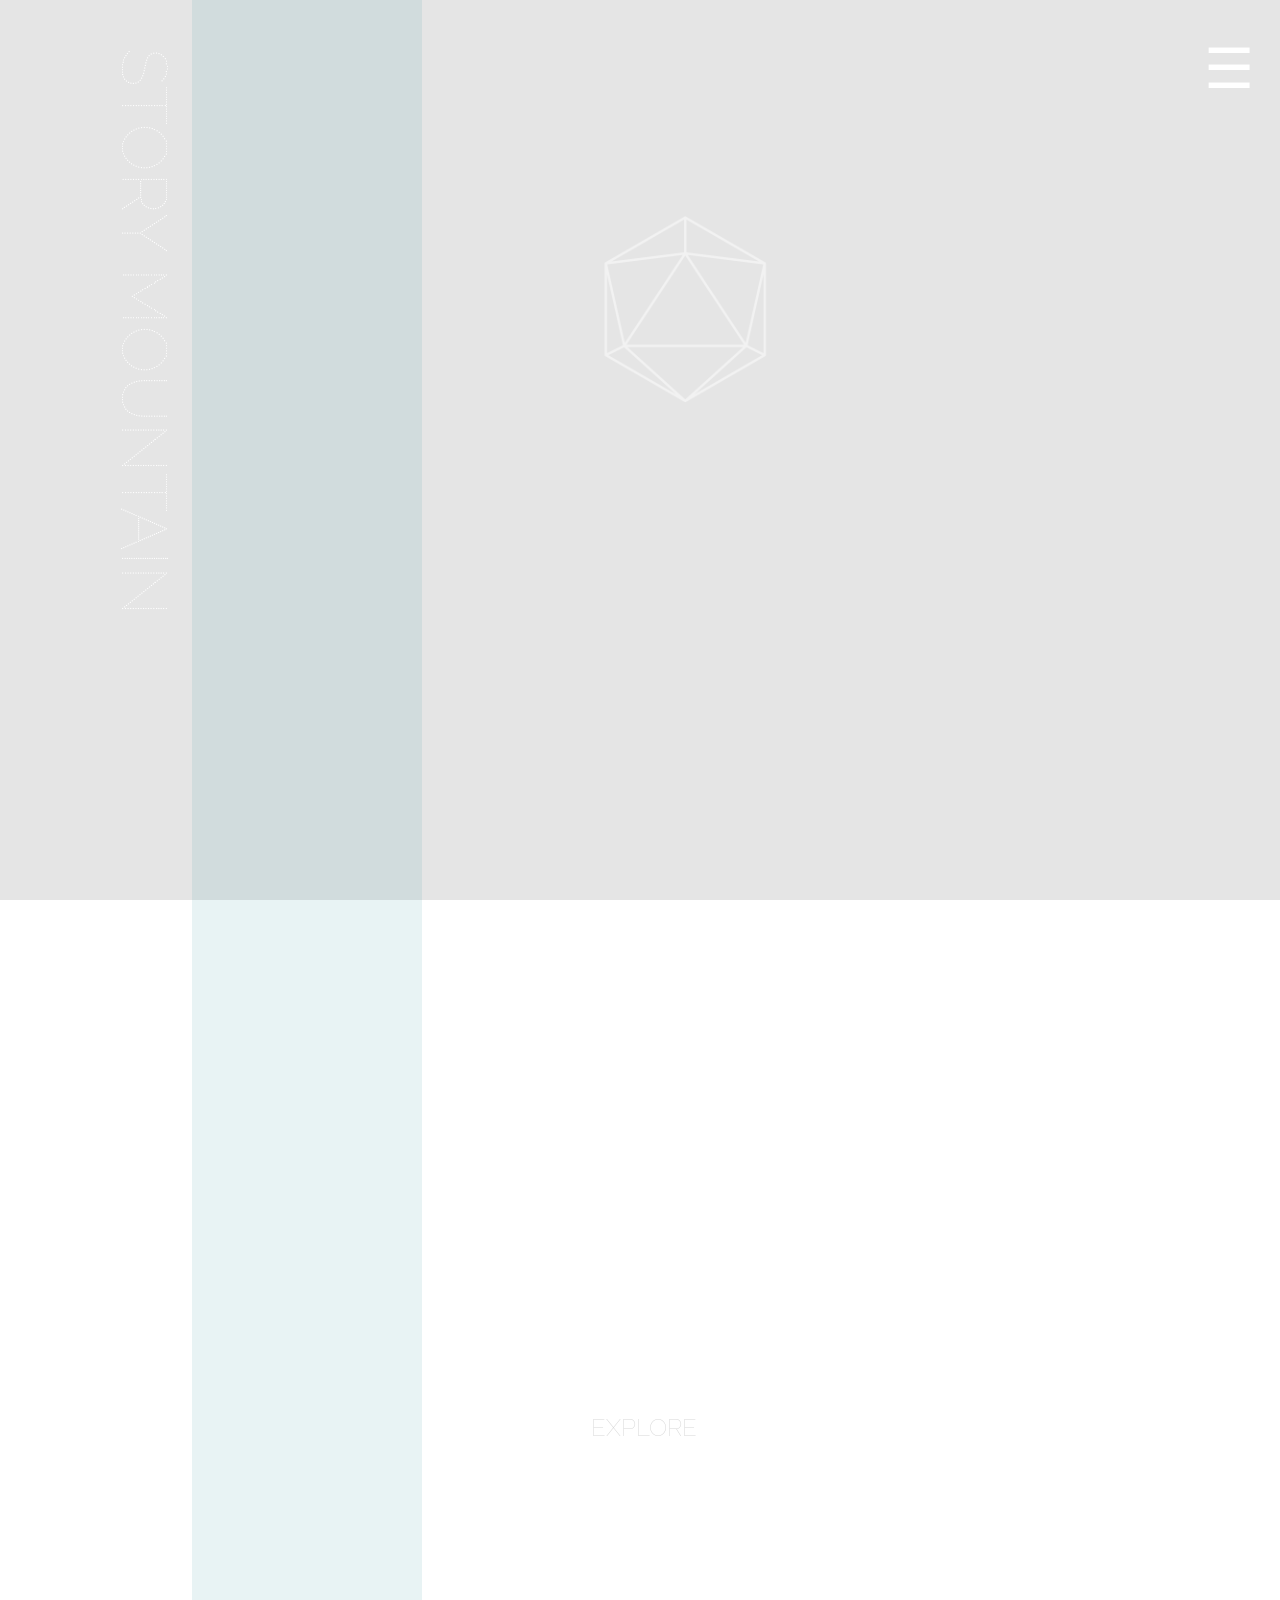
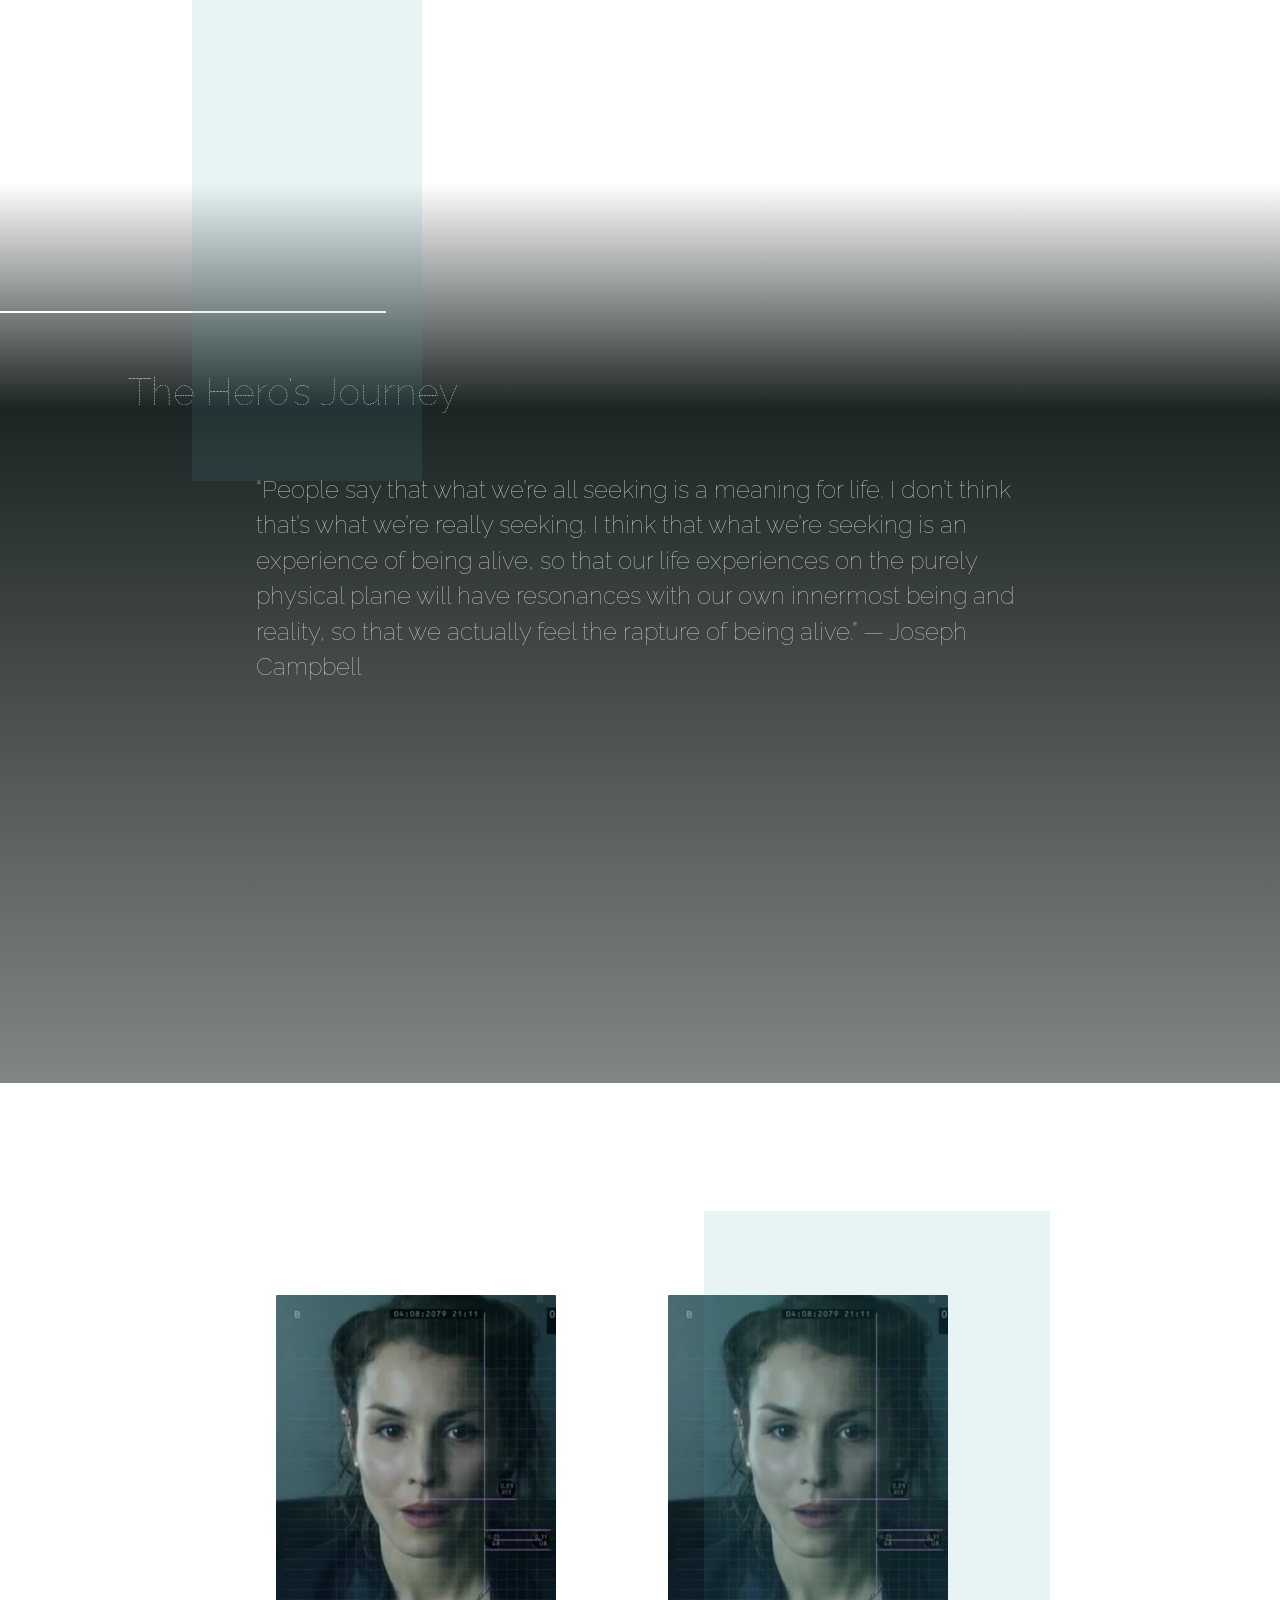
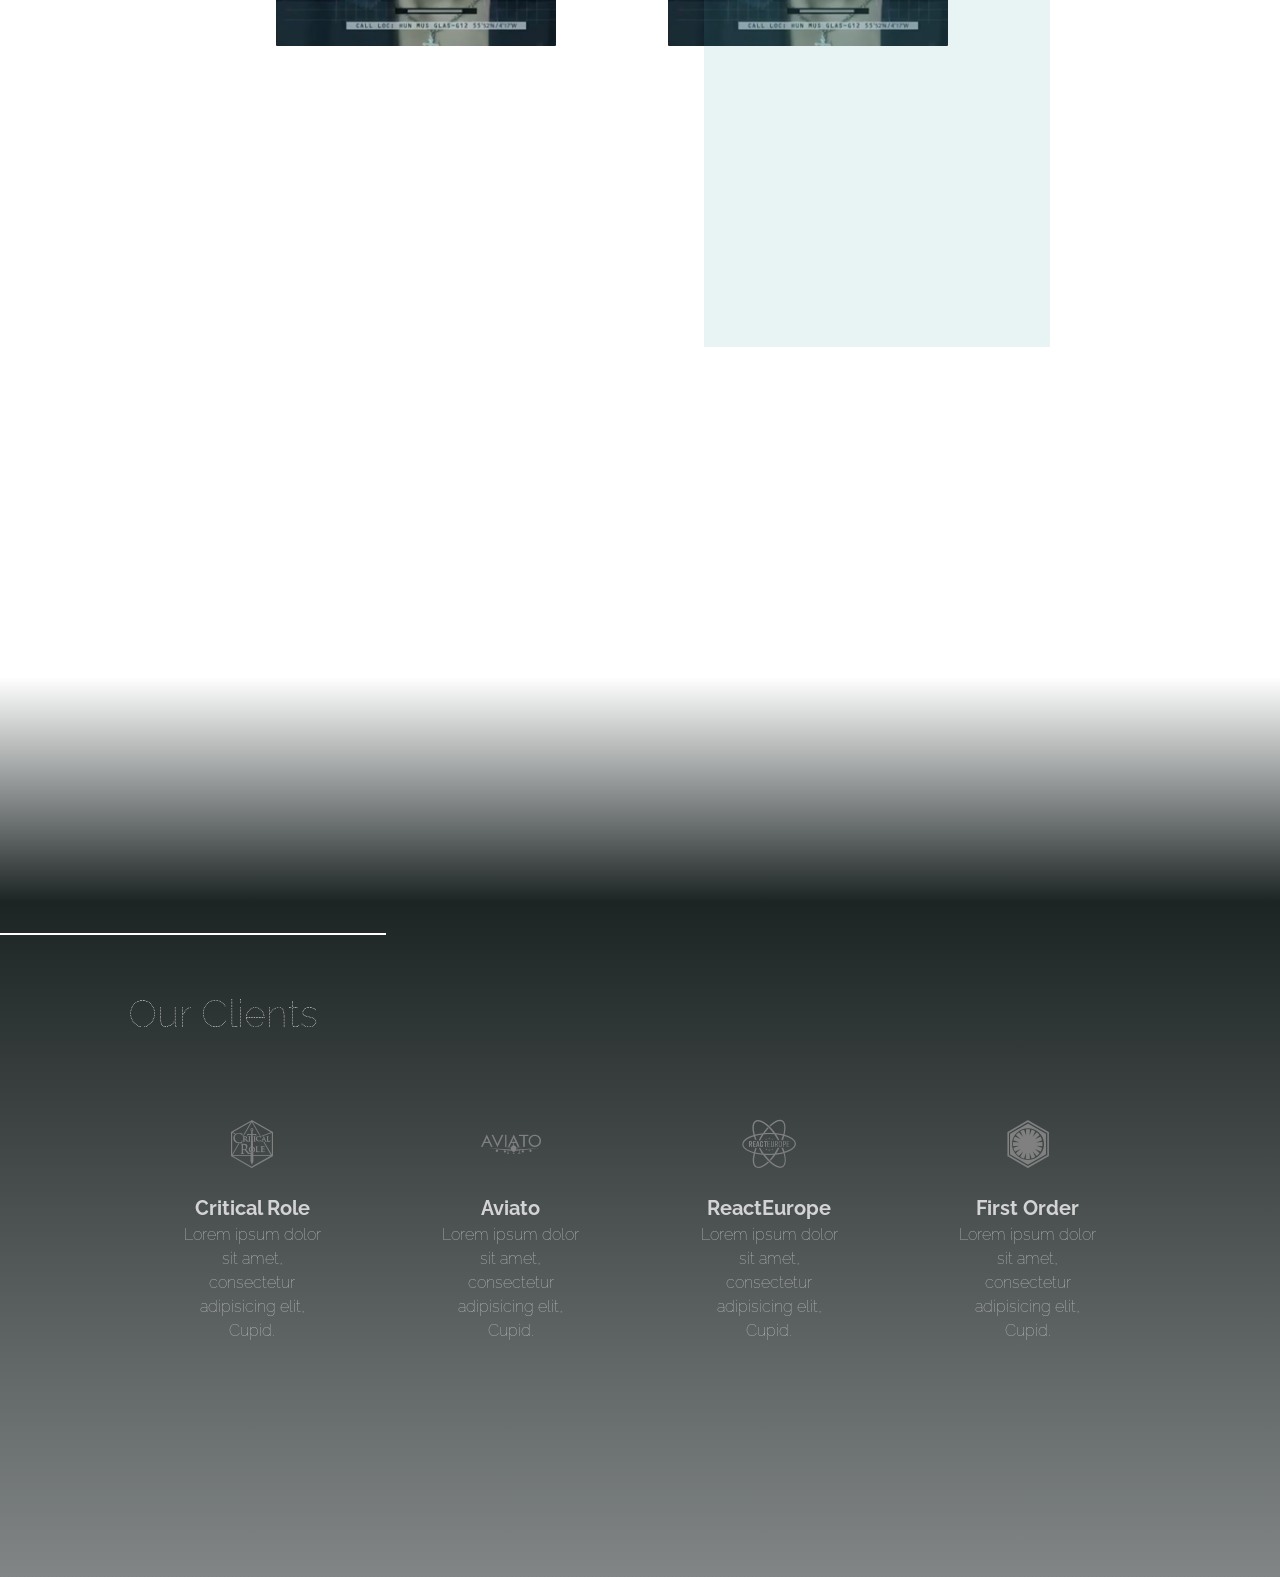
<file: index.html>
<!DOCTYPE html>
<html>

<head>
    <meta charset="utf-8">
    <title>INDEX | storyMountainVR</title>
    <link rel="stylesheet" href="css/background_images.css" type="text/css">
    <link rel="stylesheet" href="css/nav.css" type="text/css">
    <link rel="stylesheet" href="css/styles.css" type="text/css">
    <link href="https://fonts.googleapis.com/css?family=Raleway+Dots|Raleway:200|Source+Sans+Pro:300" rel="stylesheet">
    <link rel="stylesheet" href="https://use.fontawesome.com/releases/v5.8.1/css/all.css" integrity="sha384-50oBUHEmvpQ+1lW4y57PTFmhCaXp0ML5d60M1M7uH2+nqUivzIebhndOJK28anvf" crossorigin="anonymous">
</head>

<body>

    <div id="index_bgImage_1">
        <div class="nav">
            <div class="navlinks" id="navlinks">
                <a href="javascript:void(0)" id="close" class="close" onclick="closeNav()">&times;</a>
                <a href="index.html"><img id="logoNav" src="images/logo_white.png" alt=""></a>
                <a href="01-about.html" id="about"><span>01</span>ABOUT</a>
                <a href="02-experience.html" id="experience"><span>02</span>EXPERIENCE</a>
                <a href="03-corporate.html" id="corporate"><span>03</span>CORPORATE</a>
                <a href="04-hardware.html" id="hardware"><span>04</span>HARDWARE</a>
                <a href="05-connect.html" id="connect"><span>05</span>CONNECT</a>
            </div>
            <span id="open" class="open" onclick="openNav()">&#9776;</span>
        </div>
        <!--end nav -->

        <section id="index_gridLayout">
            <b class="index_greenbox"></b>
            <div id="storyMountain">STORY MOUNTAIN</div>
            <img id="indexlogo" src="images/logo_white.png" alt="">
        </section><!--end index_gridLayout-->

        <div class="content_wrap"><!--content_wrap-->
            <div class="center"><!--scroll line -->
                <p>EXPLORE</p>
                <div class="vl"></div>
            </div><!--end scroll line -->
        <section id="gradient_wrap">

                <div class="title">
                    <!--title-->
                    <div class="hl"></div>
                    <!--horizontal line-->
                    <p>The Hero's Journey</p>
                </div>
                <!--end title-->
                <p class="text">“People say that what we’re all seeking is a meaning for life.
                    I don’t think that’s what we’re really seeking. I think that what we’re seeking is an
                    experience of being alive, so that our life experiences on the purely physical plane
                    will have resonances with our own innermost being and reality, so that we actually
                    feel the rapture of being alive.”
                    ― Joseph Campbell
                </p>
            </div><!-- end content wrap-->
        </section>
        <!--gradient wrap-->

    </div>
    <!--end index_bgImage_1-->

    <div class="shared_bgImage_2">
        <!--start wrap_2-->
        <section id="index_gridLayout">
            <!--index_gridLayout-->
            <div class="title">
                <!--title-->
                <div class="hl"></div>
                <!--horizontal line-->
                <p id="testimonial">Testimonials</p>
            </div><!-- end title-->
            <b class="index_greenbox2"></b>
            <div class="testimonials">
                <!--logo_wrap start-->
                <article>
                    <img src="images/index/image1.png" alt="">
                </article>
                <article>
                    <img src="images/index/image1.png" alt="">
                </article>
            </div>
        </section>
        <!--end top image-->

        <section id="gradient_wrap">
            <!--gradient wrap start-->
            <div class="content_wrap">
                <!--content_wrap-->
                <div class="title">
                    <!--title-->
                    <div class="hl"></div>
                    <!--horizontal line-->
                    <p>Our Clients</p>
                </div>
                <!--end title-->
                <div class="logo_wrap">
                    <!--logo_wrap start-->
                    <article class="logo">
                        <i class="fab fa-critical-role"></i>
                        <h4>Critical Role</h4>
                        <p>Lorem ipsum dolor sit amet, consectetur adipisicing elit, Cupid.</p>
                    </article>
                    <article class="logo">
                        <i class="fab fa-aviato"></i>
                        <h4>Aviato</h4>
                        <p>Lorem ipsum dolor sit amet, consectetur adipisicing elit, Cupid.</p>
                    </article>
                    <article class="logo">
                        <i class="fab fa-reacteurope"></i>
                        <h4>ReactEurope</h4>
                        <p>Lorem ipsum dolor sit amet, consectetur adipisicing elit, Cupid.</p>
                    </article>
                    <article class="logo">
                        <i class="fab fa-first-order"></i>
                        <h4>First Order</h4>
                        <p>Lorem ipsum dolor sit amet, consectetur adipisicing elit, Cupid.</p>
                    </article>
                </div>
                <!--end logo_wrap-->
            </div><!-- end content wrap-->
        </section>
        <!--end gradient wrap-->
    </div>
    <!--end wrap_2-->
    <script src="https://ajax.googleapis.com/ajax/libs/jquery/3.3.1/jquery.min.js"></script>
    <script src="javascript/nav.js"></script>
</body>

</html>
</file>
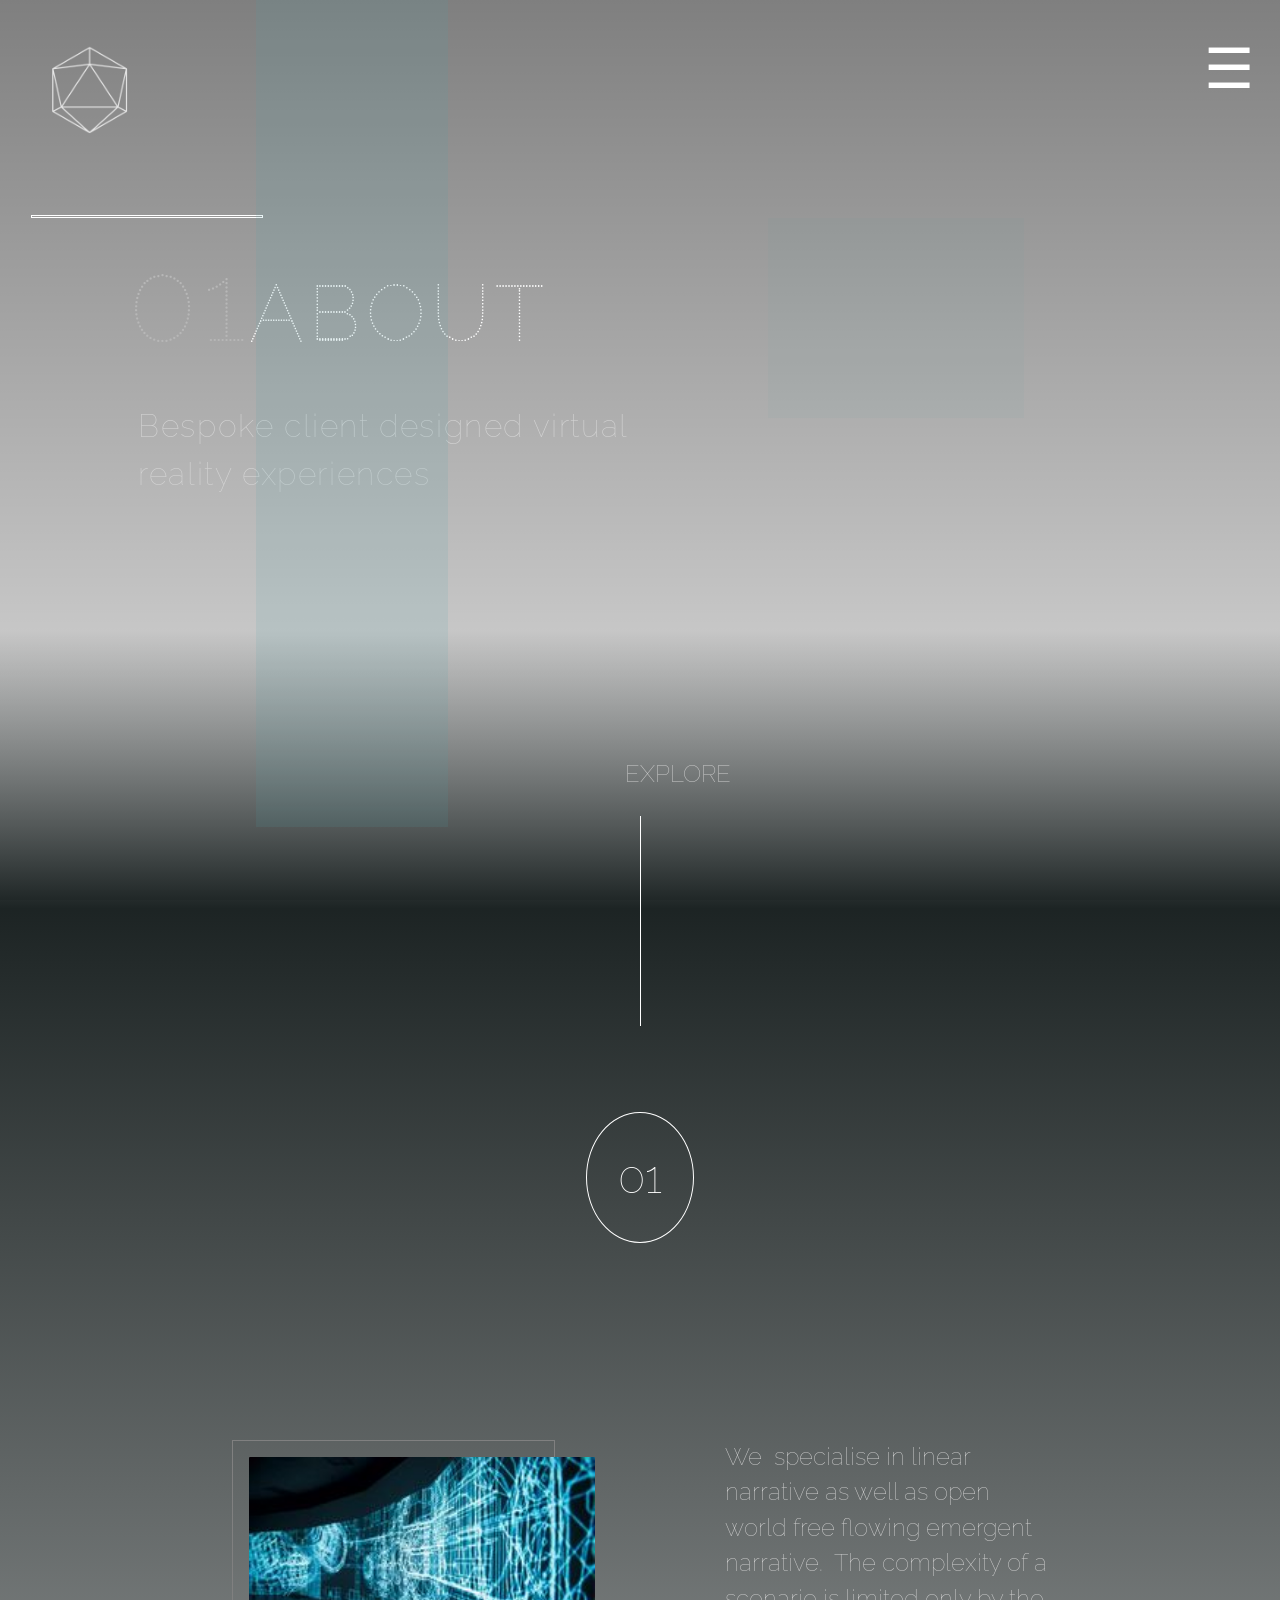
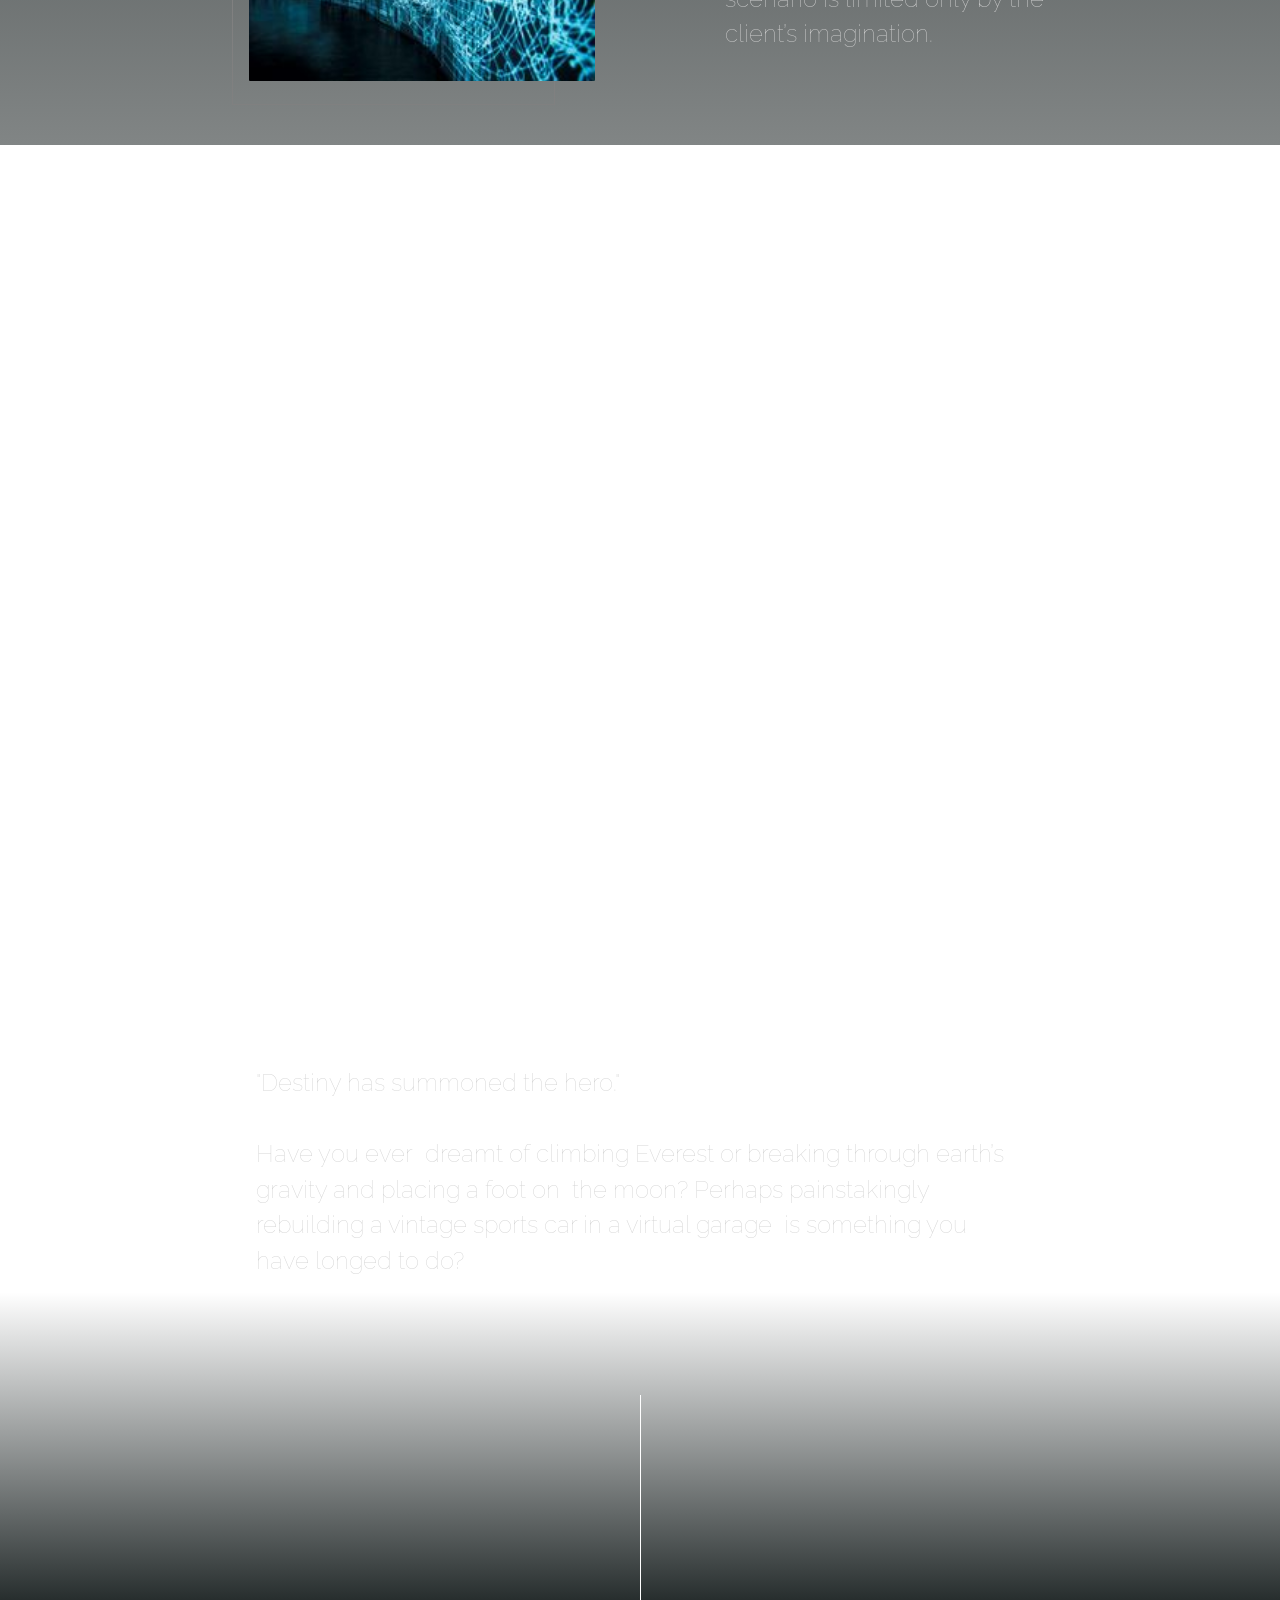
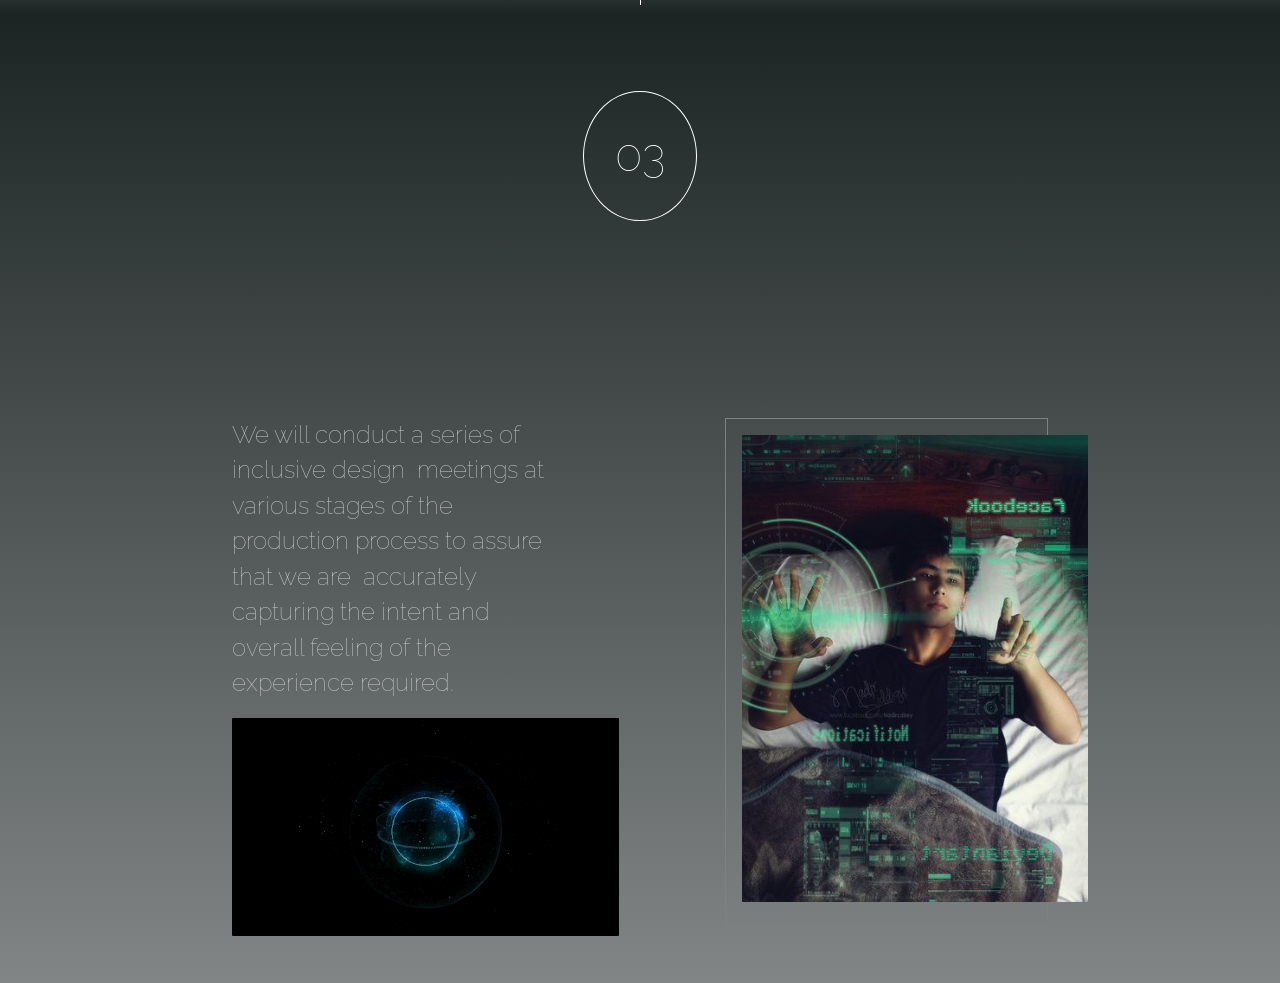
<file: 01-about.html>
<!DOCTYPE html>
<html>

    <head>
        <meta charset="utf-8">
        <title>01-ABOUT</title>
        <link rel="stylesheet" href="css/background_images.css" type="text/css">
        <link rel="stylesheet" href="css/nav.css" type="text/css">
        <link rel="stylesheet" href="css/styles.css" type="text/css">
        <link href="https://fonts.googleapis.com/css?family=Raleway+Dots|Raleway:200|Source+Sans+Pro:300" rel="stylesheet">
        <link rel="stylesheet" href="https://use.fontawesome.com/releases/v5.8.1/css/all.css" integrity="sha384-50oBUHEmvpQ+1lW4y57PTFmhCaXp0ML5d60M1M7uH2+nqUivzIebhndOJK28anvf" crossorigin="anonymous">
    </head>

    <body>

        <div class="about_bgImage_1">

            <div class="nav">
                <a href="index.html"><img id="logo" src="images/logo_white.png" alt=""></a>
                <div class="navlinks" id="navlinks">
                    <a href="javascript:void(0)" id="close" class="close" onclick="closeNav()">&times;</a>
                    <a href="01-about.html" id="about"><span>01</span>ABOUT</a>
                    <a href="02-experience.html" id="experience"><span>02</span>EXPERIENCE</a>
                    <a href="03-corporate.html" id="corporate"><span>03</span>CORPORATE</a>
                    <a href="04-hardware.html" id="hardware"><span>04</span>HARDWARE</a>
                    <a href="05-connect.html" id="connect"><span>05</span>CONNECT</a>
                </div>
                <span id="open" class="open" onclick="openNav()">&#9776;</span>
            </div><!--end nav -->

                <section id="intro_gridLayout">
                    <div class="hl"></div>
                    <div class="title_font"><span>01</span>ABOUT</div>
                    <p class="subtitle_font">Bespoke client designed virtual reality experiences</p>
                    <b class="greenbox"></b>
                    <b class="greenbox2"></b>
                </section><!--end intro_gridLayout-->

            <section id="gradient_wrap">
                <div class="center"> <!--scroll line -->
                    <p>EXPLORE</p>
                    <div class="vl"></div>
                    <div class="center">
                      <div class="circle">01</div>
                    </div>
                </div><!--end scroll line -->
                <div id="about_one">
                    <div class="logo_wrap">
                        <article class="logo">
                            <div class="border">
                                <img class="resize" src="images/about/image1.jpg" alt="">
                            </div>
                        </article>
                        <article class="logo">
                            <p> We  specialise in linear narrative as well as open world free flowing emergent narrative.  The complexity of a scenario is limited only by the client’s imagination.
                        </article>
                    </div><!--end logo_wrap-->
                </div><!--end about1-->
            </section><!--gradient wrap-->
        </div><!--end about_bgImage_1-->

        <div class="shared_bgImage_2"><!--start shared_bgImage_2-->
            <div class="center"><!--scroll line-->
                <div class="vl"></div>
                <div class="center">
                    <div class="circle">02</div>
                </div>
            </div><!--end scroll line-->
            <div class="title">
                <!--title-->
                <div class="hl"></div>
                <!--horizontal line-->
                <p>The Call to Adventure</p>
            </div>

                <p class="text">"Destiny has summoned the hero."<br /><br />
                    Have you ever  dreamt of climbing Everest or breaking through earth’s gravity and placing a foot on  the moon? Perhaps painstakingly rebuilding a vintage sports car in a virtual garage  is something you have longed to do? </p>


            <section id="gradient_wrap">
                <div class="center"><!--scroll line -->
                    <div class="vl"></div>
                    <div class="center">
                        <div class="circle">03</div>
                    </div>
                </div><!--end scroll line -->

                <div id="about_one">
                    <div class="logo_wrap">
                        <article class="logo">
                            <p>We will conduct a series of inclusive design  meetings at various stages of the production process to assure that we are  accurately capturing the intent and overall feeling of the experience required.
                            </p>
                            <img class="resize" src="images/about/image3.gif" alt="">
                        </article>
                        <article class="logo">
                            <div class="border">
                                <img class="resize" src="images/about/image2.jpg" alt="">
                            </div>
                        </article>
                    </div><!--end logo_wrap-->
                </div><!--end about1-->
            </section><!--end gradient wrap-->
        </div><!--end shared_bgImage_2-->
        <script src="https://ajax.googleapis.com/ajax/libs/jquery/3.3.1/jquery.min.js"></script>
        <script src="javascript/nav.js"></script>
    </body>
</html>
</file>
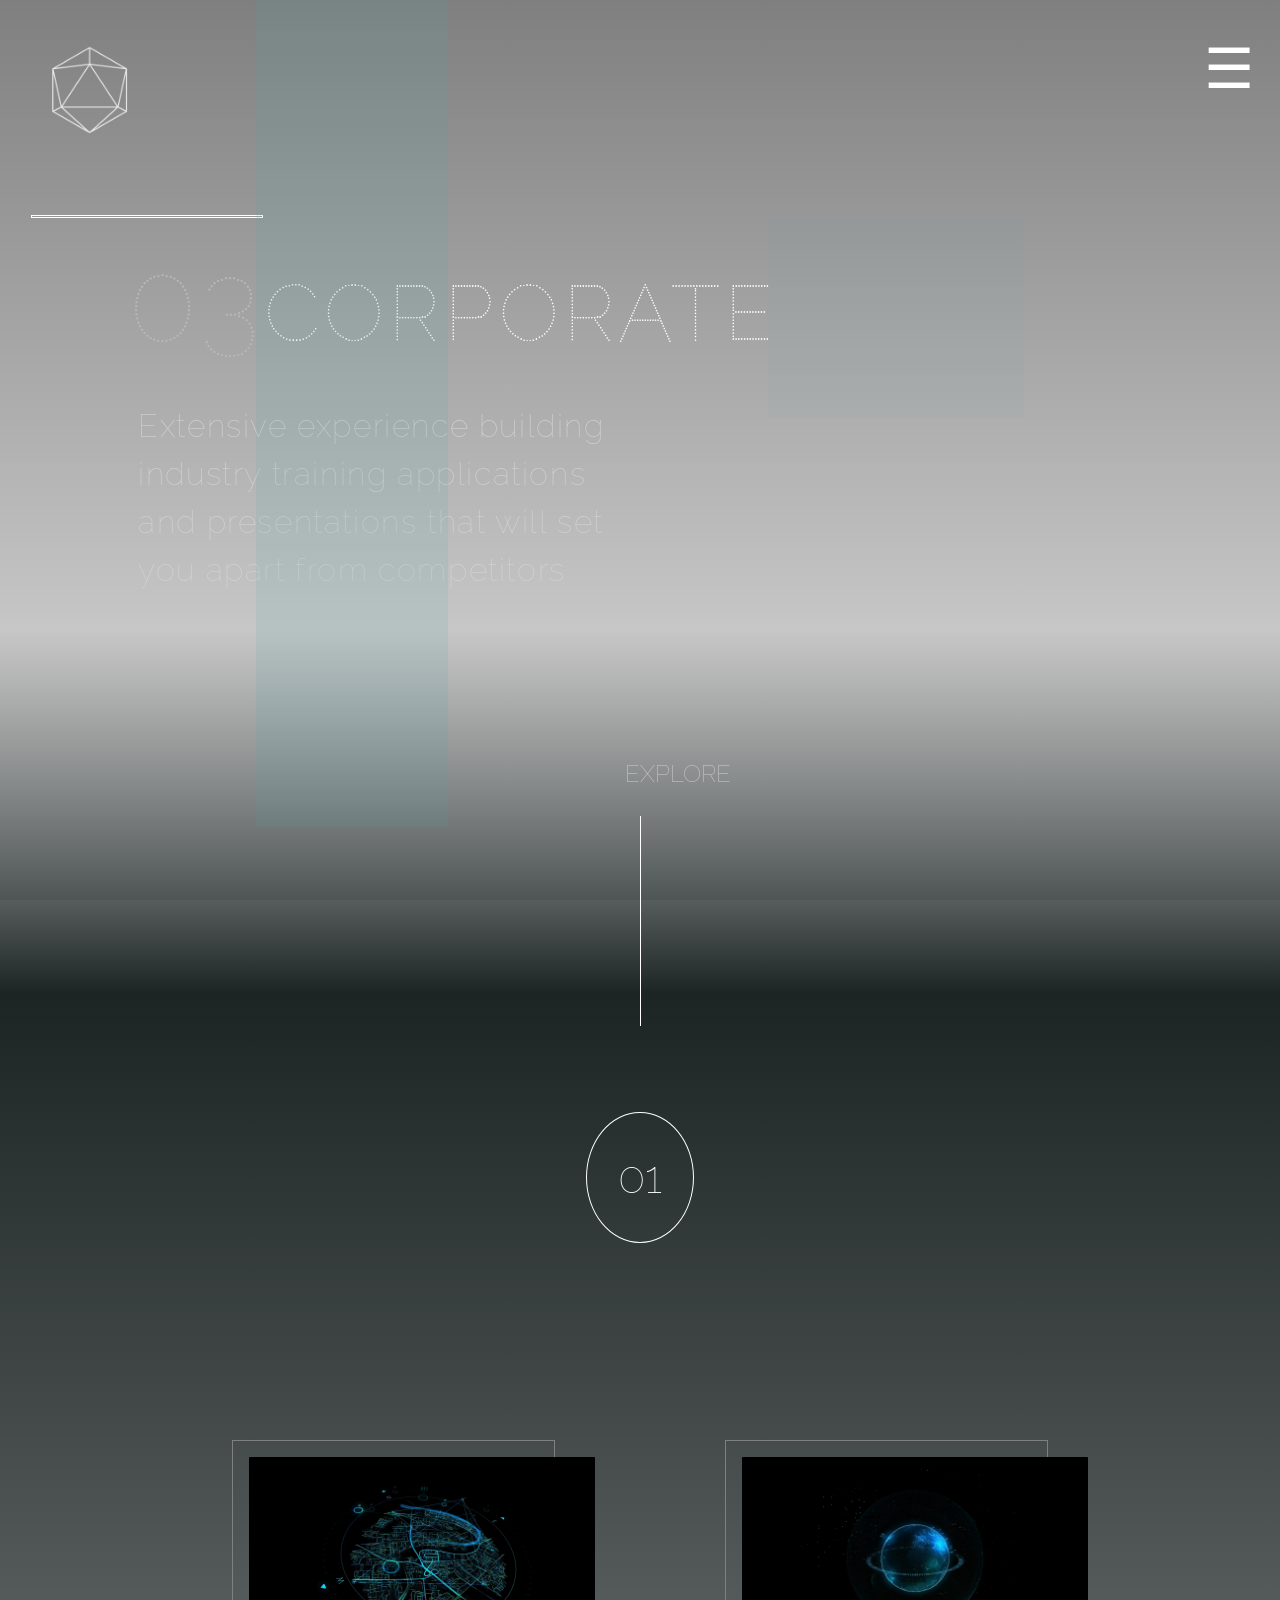
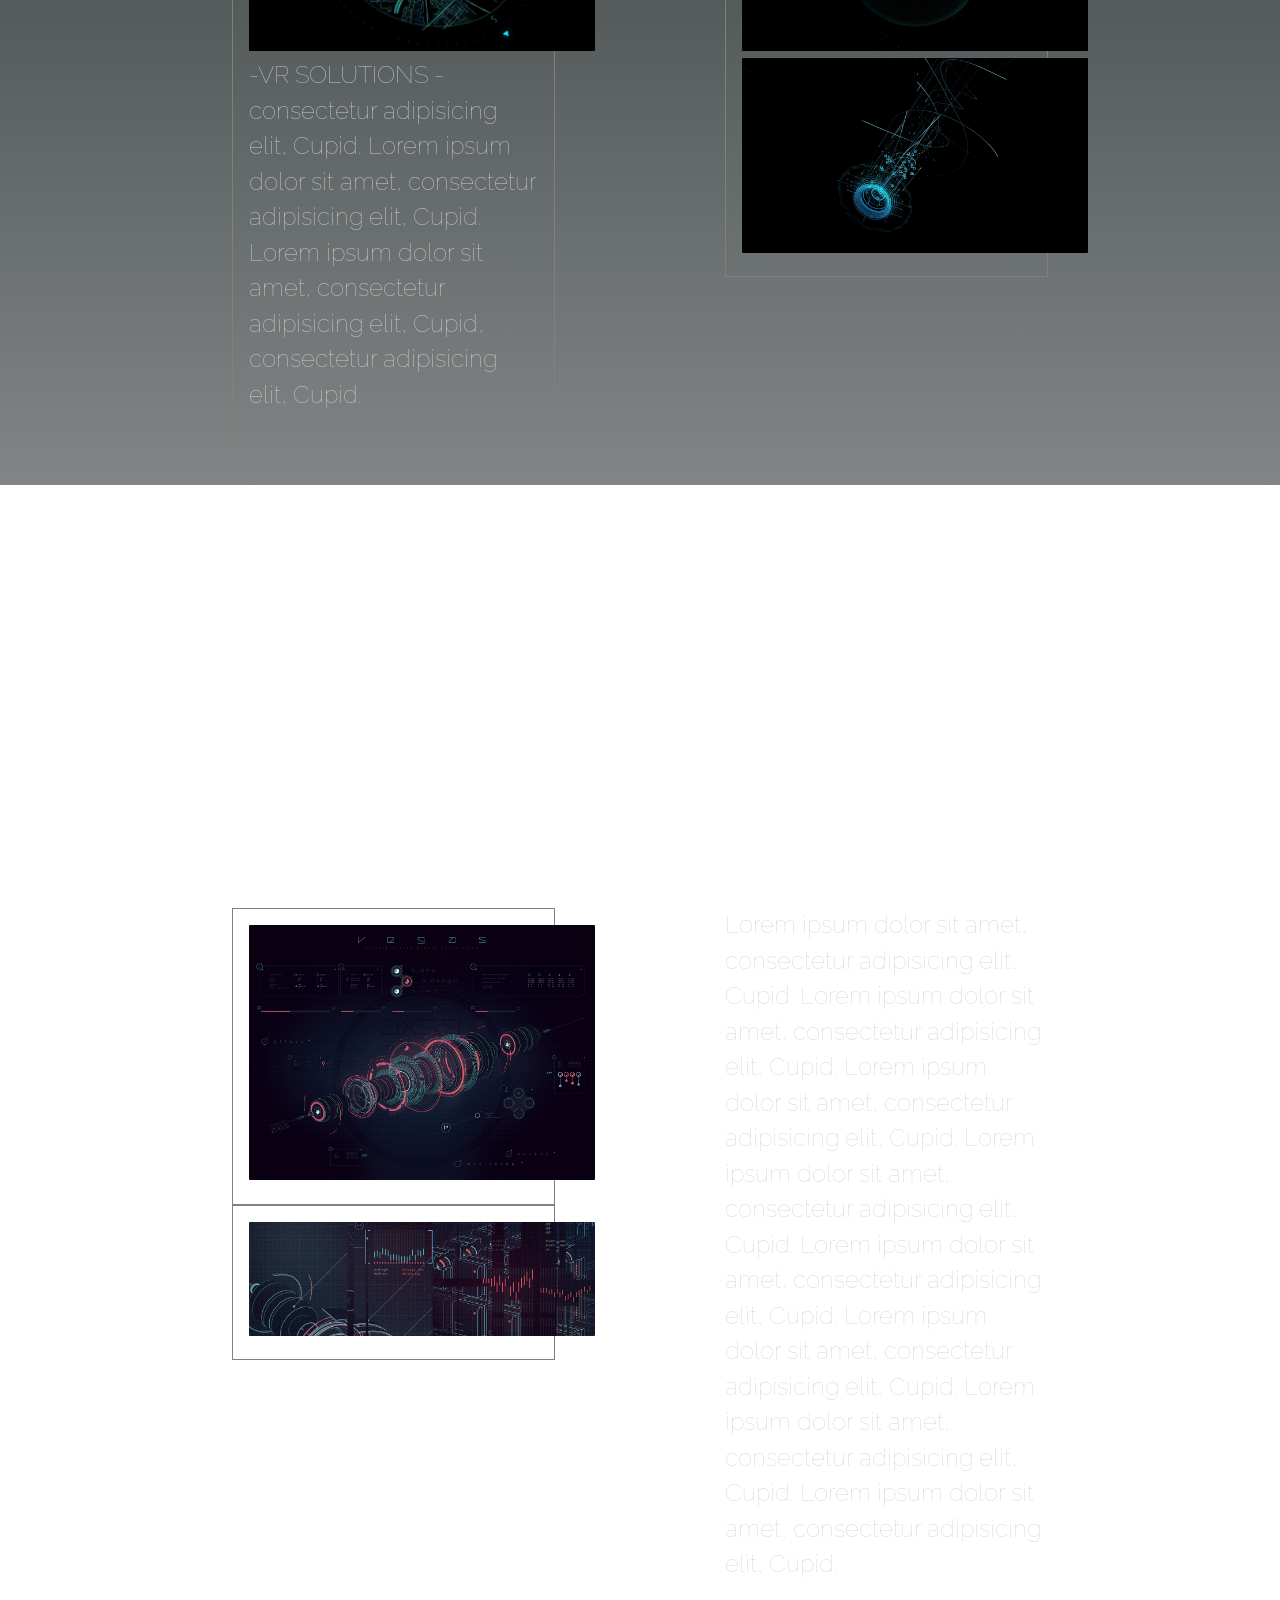
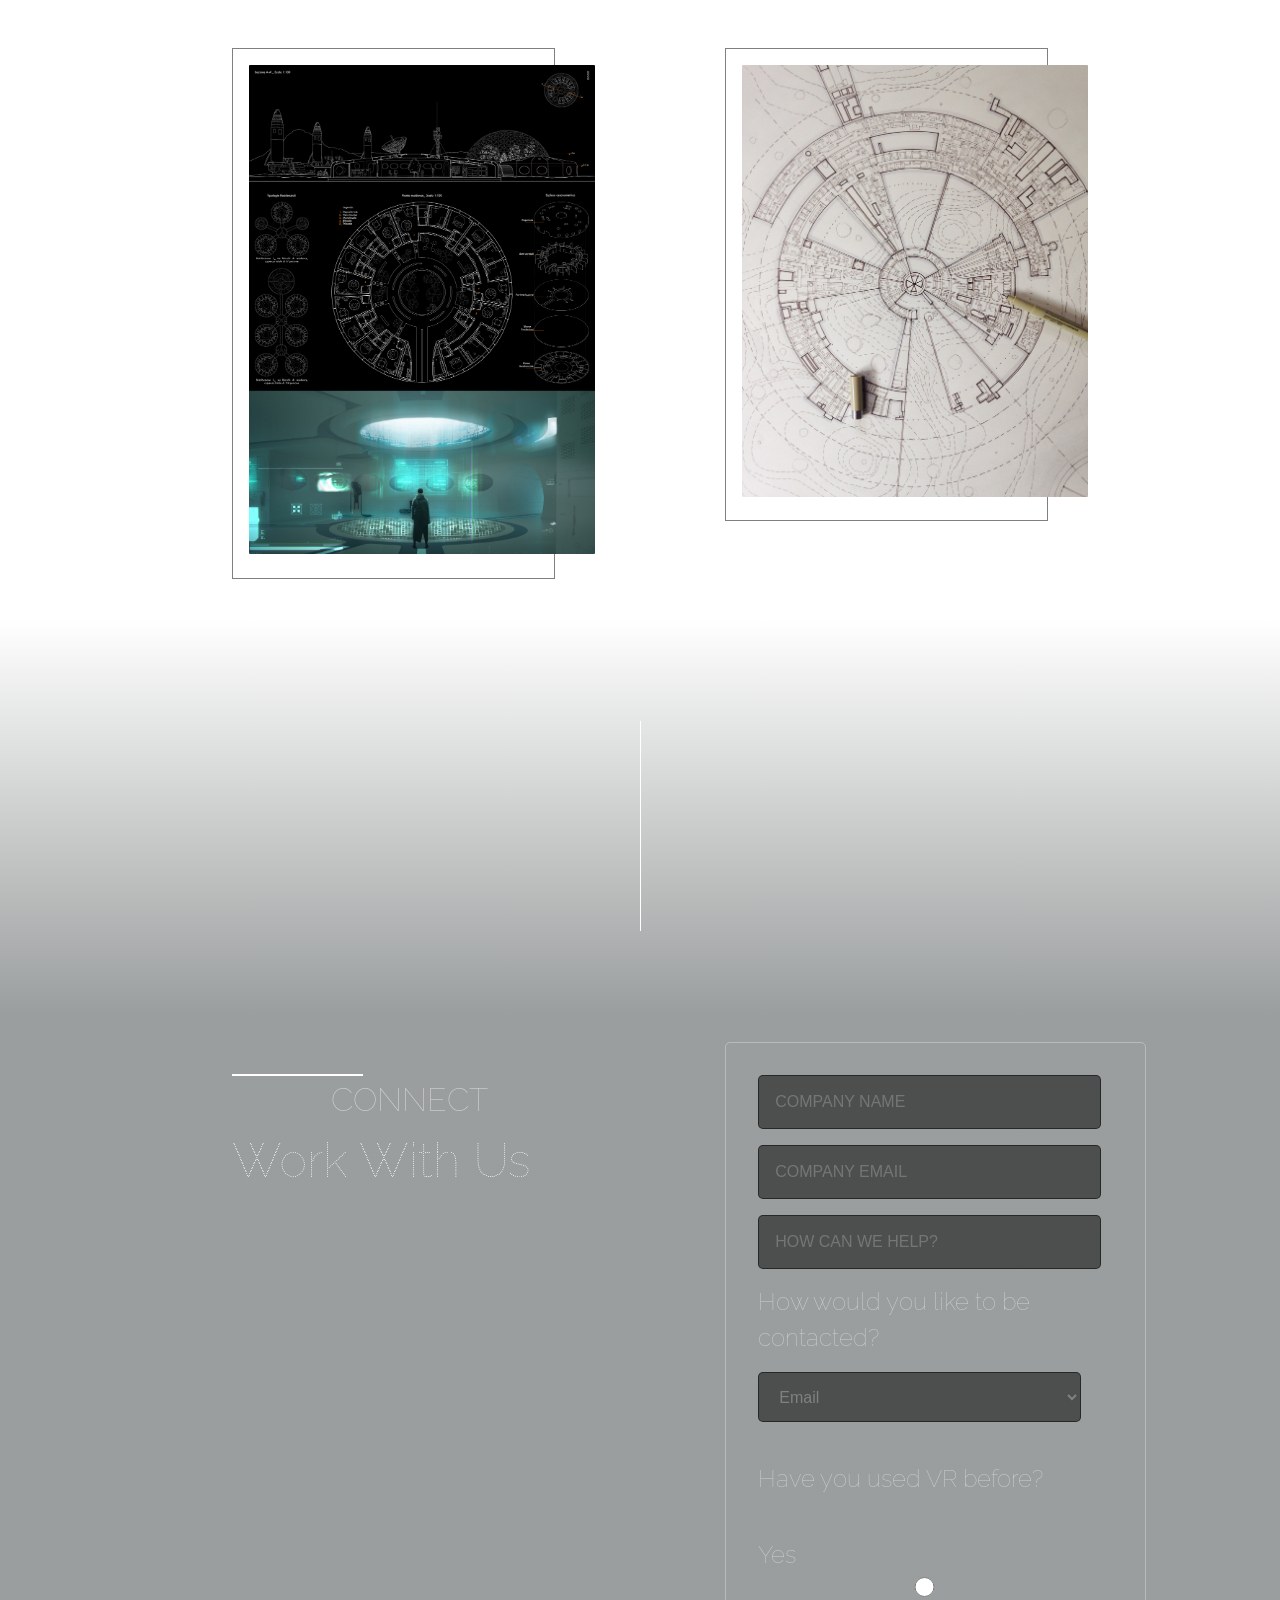
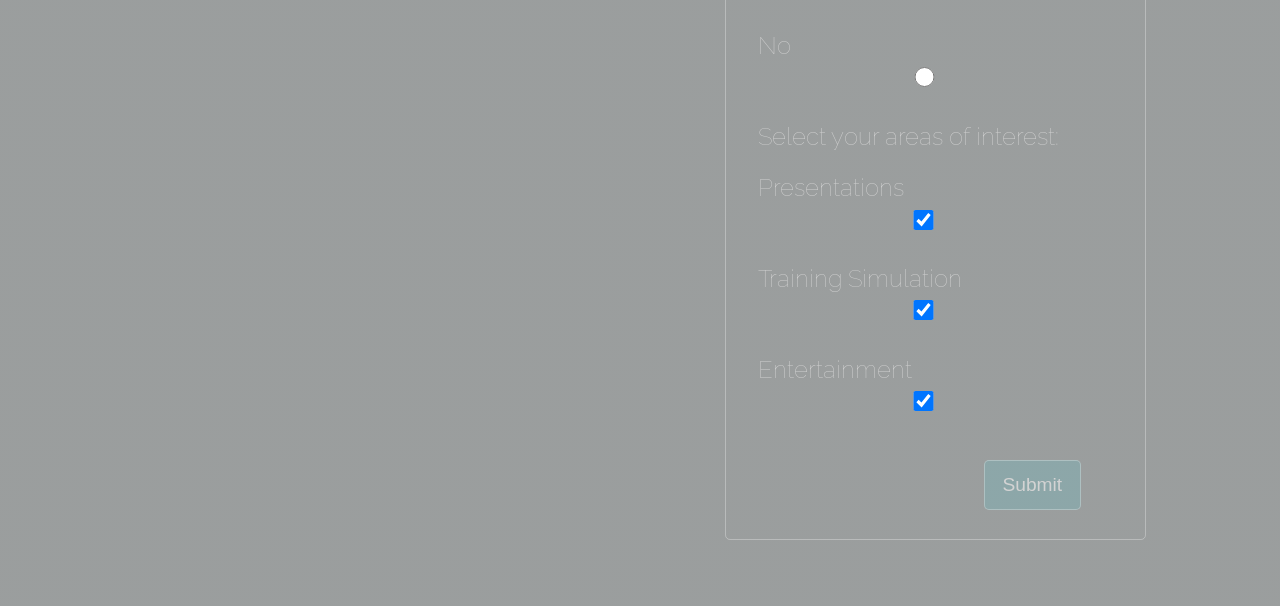
<file: 03-corporate.html>
<!DOCTYPE html>
<html>
    <head>
        <meta charset="utf-8">
        <title>03-CORPORATE</title>
    <link rel="stylesheet" href="css/background_images.css" type="text/css">
    <link rel="stylesheet" href="css/nav.css" type="text/css">
    <link rel="stylesheet" href="css/styles.css" type="text/css">
    <link href="https://fonts.googleapis.com/css?family=Raleway+Dots|Raleway:200|Source+Sans+Pro:300" rel="stylesheet">
    <link rel="stylesheet" href="https://use.fontawesome.com/releases/v5.8.1/css/all.css" integrity="sha384-50oBUHEmvpQ+1lW4y57PTFmhCaXp0ML5d60M1M7uH2+nqUivzIebhndOJK28anvf" crossorigin="anonymous">
    </head>

    <body>
        <div id="corporate_bgImage_1">
            <a href="index.html"><img id="logo" src="images/logo_white.png" alt=""></a>
            <div class="nav">
                <div class="navlinks" id="navlinks">
                    <a href="javascript:void(0)" id="close" class="close" onclick="closeNav()">&times;</a>
                    <a href="01-about.html" id="about"><span>01</span>ABOUT</a>
                    <a href="02-experience.html" id="experience"><span>02</span>EXPERIENCE</a>
                    <a href="03-corporate.html" id="corporate"><span>03</span>CORPORATE</a>
                    <a href="04-hardware.html" id="hardware"><span>04</span>HARDWARE</a>
                    <a href="05-connect.html" id="connect"><span>05</span>CONNECT</a>
                </div>
                <span id="open" class="open" onclick="openNav()">&#9776;</span>
            </div><!--end nav -->

            <section id="intro_gridLayout">
              <div class="hl"></div>
              <div class="title_font"><span>03</span>CORPORATE</div>
              <p class="subtitle_font">Extensive experience building industry training applications and presentations that will set you apart from competitors</p>
              <b class="greenbox"></b>
              <b class="greenbox2"></b>
            </section><!--end intro_gridLayout-->
            <section id="gradient_wrap">
                <div class="center"> <!--scroll line -->
                    <p>EXPLORE</p>
                    <div class="vl"></div>
                    <div class="center">
                      <div class="circle">01</div>
                    </div>
                </div><!--end scroll line -->

                <div id="about_one">
                    <div class="logo_wrap">
                        <article class="logo">
                            <div class="border">
                            <img class="resize" src="images/corporate/image1.gif" alt="">
                            <p>-VR SOLUTIONS - consectetur adipisicing elit, Cupid.
                            Lorem ipsum dolor sit amet, consectetur adipisicing elit, Cupid.
                            Lorem ipsum dolor sit amet, consectetur adipisicing elit, Cupid,
                            consectetur adipisicing elit, Cupid.
                            </p>
                            </div>
                        </article>
                        <article class="logo">
                            <div class="border">
                                <img class="resize" src="images/corporate/image2.gif" alt="">
                                <img class="resize" src="images/corporate/image3.gif" alt="">
                            </div>
                        </article>
                    </div><!--end logo_wrap-->
                </div><!--end about1-->

            </section><!--gradient wrap-->
        </div><!--corporate_bgImage_1-->

        <div id="corporate_bgImage_2"><!--start shared_bgImage_2-->
            <div class="center"><!--scroll line-->
                <div class="vl"></div>
            </div><!--end scroll line-->

            <div id="about_one">
                <div class="logo_wrap">

                    <article class="logo">
                        <div class="border">
                            <img class="resize" src="images/corporate/image4.png" alt="">
                        </div>
                        <div class="border">
                            <img class="resize" src="images/corporate/image5.png" alt="">
                        </div>
                    </article>
                    <article class="logo">
                        <p>Lorem ipsum dolor sit amet, consectetur adipisicing elit, Cupid.
                        Lorem ipsum dolor sit amet, consectetur adipisicing elit, Cupid.
                        Lorem ipsum dolor sit amet, consectetur adipisicing elit, Cupid.
                        Lorem ipsum dolor sit amet, consectetur adipisicing elit, Cupid.
                        Lorem ipsum dolor sit amet, consectetur adipisicing elit, Cupid.
                        Lorem ipsum dolor sit amet, consectetur adipisicing elit, Cupid.
                        Lorem ipsum dolor sit amet, consectetur adipisicing elit, Cupid.
                        Lorem ipsum dolor sit amet, consectetur adipisicing elit, Cupid.
                        </p>
                    </article>
                    <article class="logo">

                        <div class="border">
                        <img class="resize" src="images/corporate/image6.jpg" alt="">
                        </div>
                    </article>
                    <article class="logo">
                        <div class="border">
                            <img class="resize" src="images/corporate/image7.jpg" alt="">
                        </div>
                    </article>





                </div><!--end logo_wrap-->
            </div><!--end about1-->

            <section id="form_gradient_wrap">
                <div class="center"><!--scroll line -->
                    <div class="vl"></div>
                </div><!--end scroll line -->

                <div id="about_one">
                    <div class="logo_wrap">
                        <article class="logo">
                            <div id="connect" class="title">
                                <div class="hl"></div><!--horizontal line-->
                                <div>CONNECT</div>
                                <p>Work With Us</p>
                            </div>
                        </article>
                        <article class="logo">
                            <form>
                                <input id="companyName" class="inputText" type="text" placeholder="COMPANY NAME" />
                                <input id="companyEmail" class="inputText" type="email" placeholder="COMPANY EMAIL">
                                <input id="message" class="inputText" required="required" placeholder="HOW CAN WE HELP?">

                                <p>How would you like to be contacted?</p>
                                <select id="dropdown">
                                    <option value="email">Email</option>
                                    <option value="post">Post</option>
                                    <option value="phone">Phone</option>
                                    <option value="pigeon">Pigeon</option>
                                </select>

                                <div class="radio">
								<br>
									<div><p>Have you used VR before?</p><br>
										<p>Yes<input type="radio" class="inputRadio"></p>
										<p>No<input type="radio" class="inputRadio"></p>
									</div>
                                </div>

                                <div class="checkbox">
                                    <p>Select your areas of interest:</p>
                                    <p>Presentations<input type="checkbox" class="inputRadio" checked></p>
                                    <p>Training Simulation<input type="checkbox" class="inputRadio" checked></p>
                                    <p>Entertainment<input type="checkbox" class="inputRadio" checked></p>
                                </div>
                                <button onclick="ValidateCorporateForm();">Submit</button>
                            </form>
                        </article>
                    </div><!--end logo_wrap-->
                </div><!-- end about_one-->
            </section><!--gradient wrap-->
        </div><!--end shared_bgImage_2-->
  <script src="https://ajax.googleapis.com/ajax/libs/jquery/3.3.1/jquery.min.js"></script>
  <script src="javascript/nav.js"></script>
  <script src="javascript/form_validator.js"></script>
</body>
</html>









<!--end of header -->
</file>
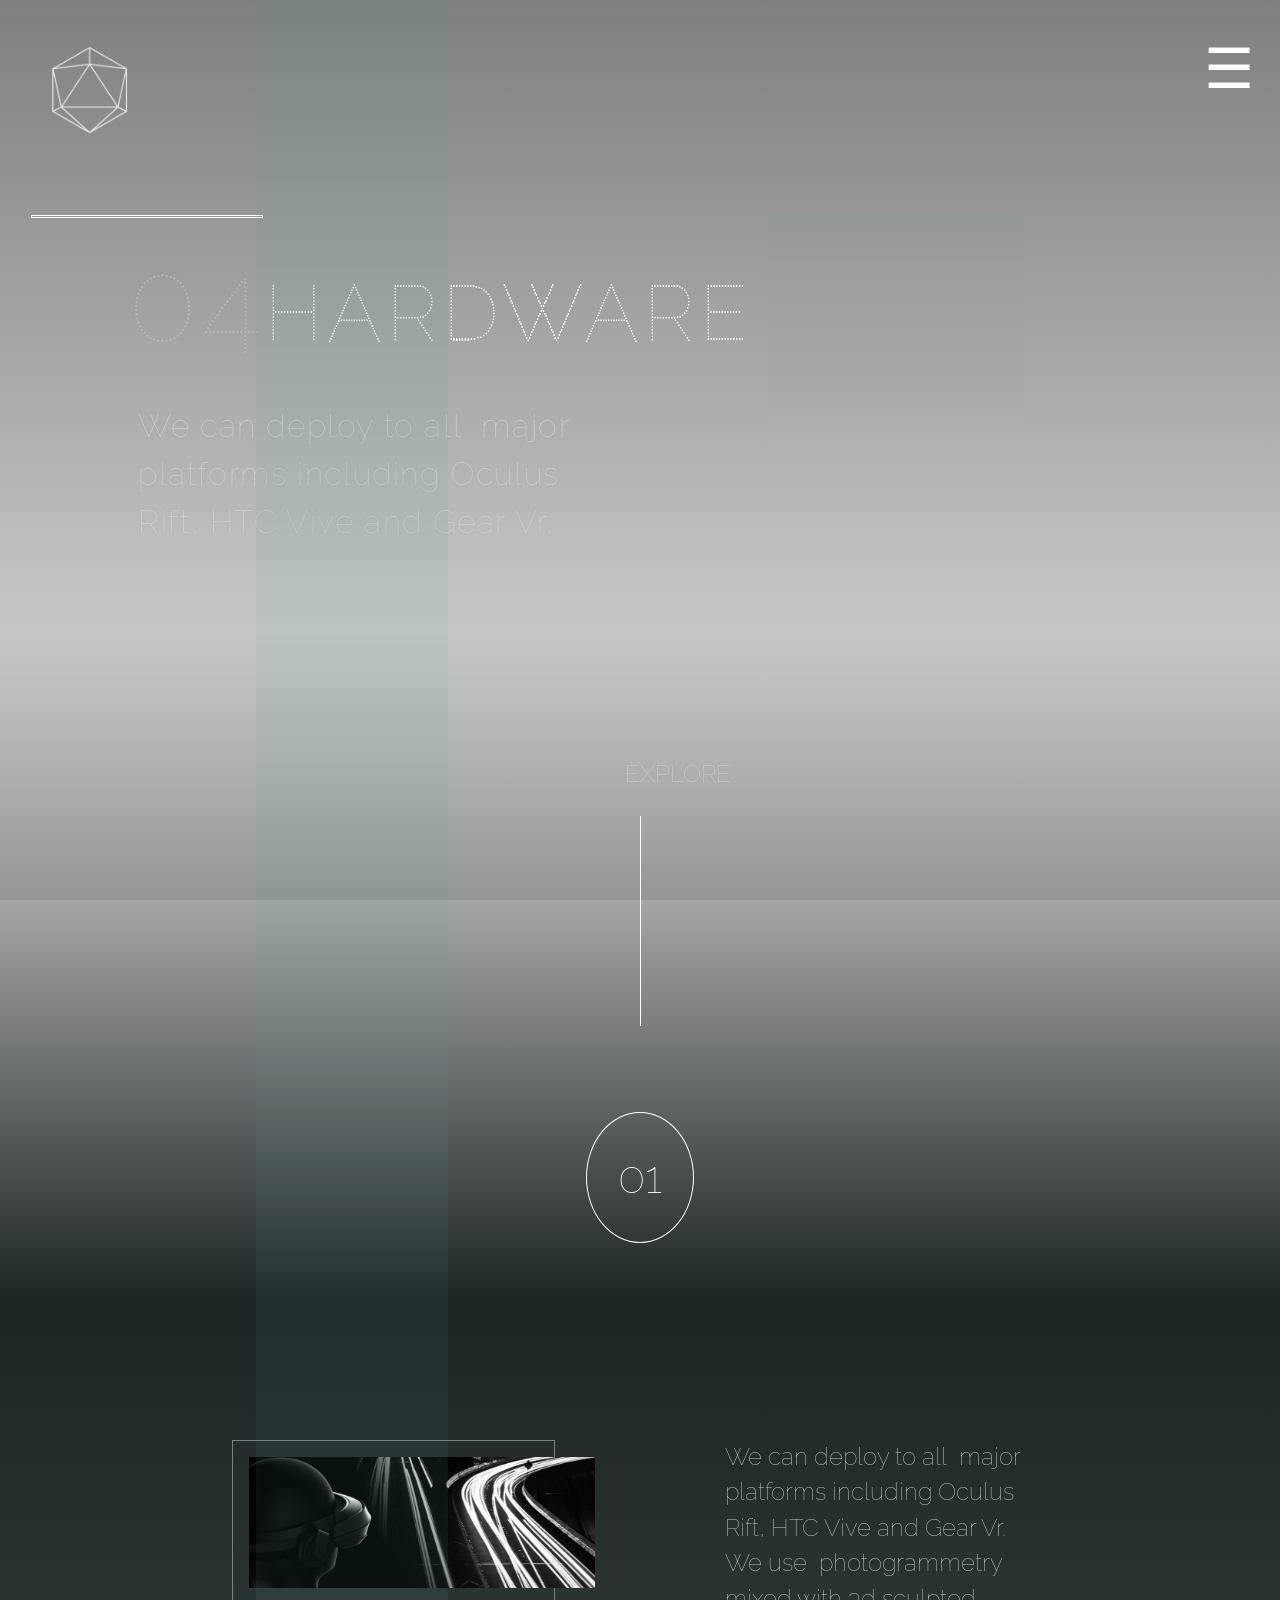
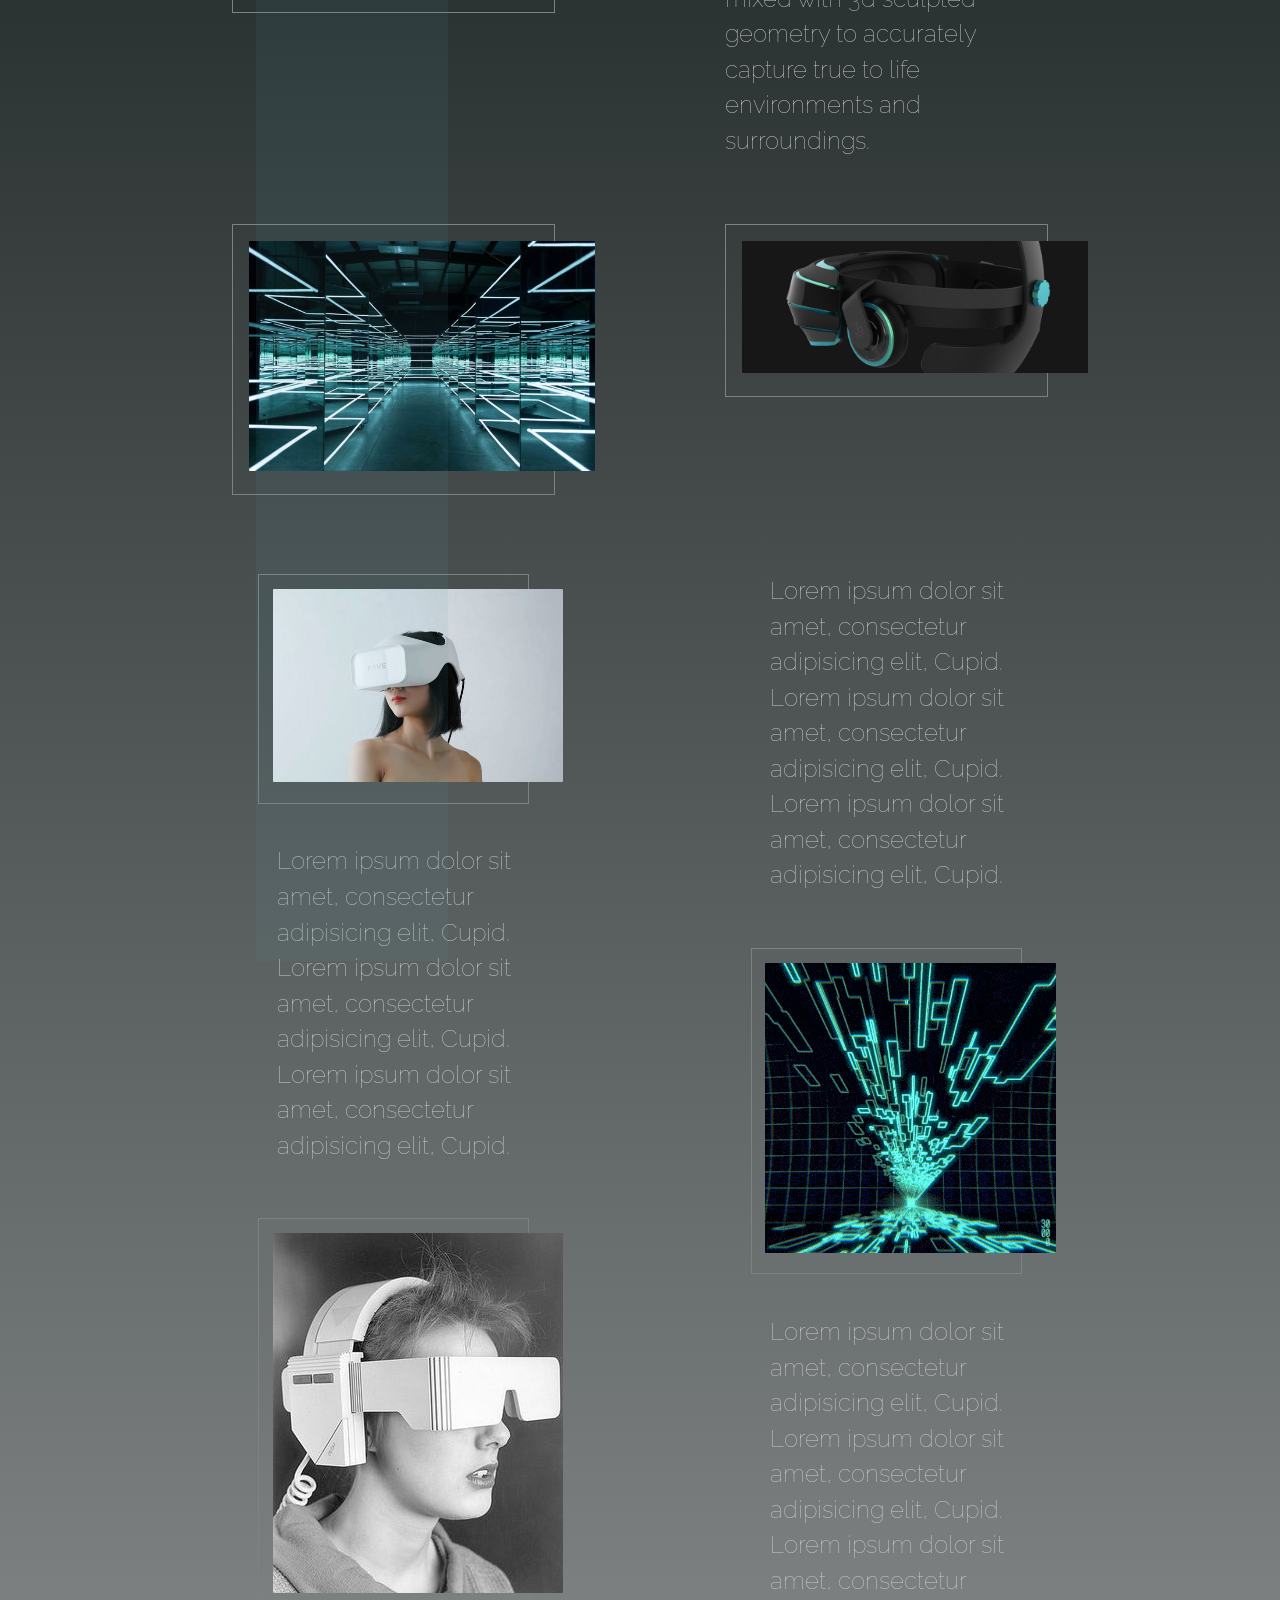
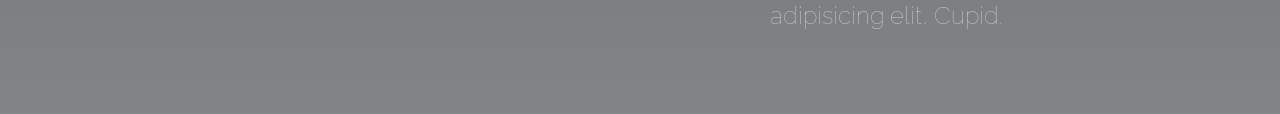
<file: 04-hardware.html>
<!DOCTYPE html>
<html>

<head>
    <meta charset="utf-8">
    <title>04-HARDWARE</title>
    <link rel="stylesheet" href="css/background_images.css" type="text/css">
    <link rel="stylesheet" href="css/nav.css" type="text/css">
    <link rel="stylesheet" href="css/styles.css" type="text/css">
    <link href="https://fonts.googleapis.com/css?family=Raleway+Dots|Raleway:200|Source+Sans+Pro:300" rel="stylesheet">
    <link rel="stylesheet" href="https://use.fontawesome.com/releases/v5.8.1/css/all.css" integrity="sha384-50oBUHEmvpQ+1lW4y57PTFmhCaXp0ML5d60M1M7uH2+nqUivzIebhndOJK28anvf" crossorigin="anonymous">
</head>

<body>
    <div id="hardware_bgImage_1">
        <div class="nav">
            <a href="index.html"><img id="logo" src="images/logo_white.png" alt=""></a>
            <div class="navlinks" id="navlinks">
                <a href="javascript:void(0)" id="close" class="close" onclick="closeNav()">&times;</a>
                <a href="01-about.html" id="about"><span>01</span>ABOUT</a>
                <a href="02-experience.html" id="experience"><span>02</span>EXPERIENCE</a>
                <a href="03-corporate.html" id="corporate"><span>03</span>CORPORATE</a>
                <a href="04-hardware.html" id="hardware"><span>04</span>HARDWARE</a>
                <a href="05-connect.html" id="connect"><span>05</span>CONNECT</a>
            </div>
            <span id="open" class="open" onclick="openNav()">&#9776;</span>
        </div><!--end nav -->

        <div id="intro_gridLayout">
          <div class="hl"></div>
          <div class="title_font"><span>04</span>HARDWARE</div>
          <p class="subtitle_font">We can deploy to all  major platforms including Oculus Rift, HTC Vive and Gear Vr.</p>
          <b class="greenbox long"></b>
          <b class="greenbox2"></b>
        </div><!--end intro_gridLayout-->

        <div id="gradient_wrap">

            <div class="center"><!--scroll line -->
                <p>EXPLORE</p>
                <div class="vl"></div>
                <div class="center">
                  <div class="circle">01</div>
                </div>
            </div><!--end scroll line -->
            <div id="about_one">
                <div class="logo_wrap">

                    <article class="logo">
                        <div class="border">
                            <img class="resize" src="images/hardware/image1.jpg" alt="">
                        </div>
                    </article>
                    <article class="logo">
                        <p> We can deploy to all  major platforms including Oculus Rift, HTC Vive and Gear Vr. We use  photogrammetry mixed with 3d sculpted geometry to accurately capture true to life  environments and surroundings.
                        </p>
                    </article>
                    <article class="logo">
                        <div class="border">
                        <img class="resize" src="images/hardware/image2.jpg" alt="">
                        </div>
                    </article>
                    <article class="logo">
                        <div class="border">
                            <img class="resize" src="images/hardware/image3.jpg" alt="">
                        </div>
                    </article>

                    <div class="center">
                        <article class="logo hardware">
                            <div class="border">
                            <img class="resize" src="images/hardware/image4.jpg" alt="">
                            </div>
                        </article>
                        <article class="logo">
                            <p>Lorem ipsum dolor sit amet, consectetur adipisicing elit, Cupid.
                            Lorem ipsum dolor sit amet, consectetur adipisicing elit, Cupid.
                            Lorem ipsum dolor sit amet, consectetur adipisicing elit, Cupid.
                            </p>
                        </article>
                        <article class="logo">
                            <div class="border">
                            <img class="resize" src="images/hardware/image5.jpg" alt="">
                            </div>
                        </article>
                    </div><!--end center-->

                    <div class="center">
                        <article class="logo">
                            <p>Lorem ipsum dolor sit amet, consectetur adipisicing elit, Cupid.
                            Lorem ipsum dolor sit amet, consectetur adipisicing elit, Cupid.
                            Lorem ipsum dolor sit amet, consectetur adipisicing elit, Cupid.
                            </p>
                        </article>
                        <article class="logo">
                            <div class="border">
                            <img class="resize" src="images/hardware/image6.gif" alt="">
                            </div>
                        </article>
                        <article class="logo">
                            <p>Lorem ipsum dolor sit amet, consectetur adipisicing elit, Cupid.
                            Lorem ipsum dolor sit amet, consectetur adipisicing elit, Cupid.
                            Lorem ipsum dolor sit amet, consectetur adipisicing elit, Cupid.
                            </p>
                        </article>
                    </div><!-- end center -->
                </div><!--end logo_wrap-->
            </div><!--end about1-->
        </div><!--end gradient wrap-->
    </div><!--end hardware_bgImage_1-->

    <script src="https://ajax.googleapis.com/ajax/libs/jquery/3.3.1/jquery.min.js"></script>
    <script src="javascript/nav.js"></script>
</body>
</html>
</file>
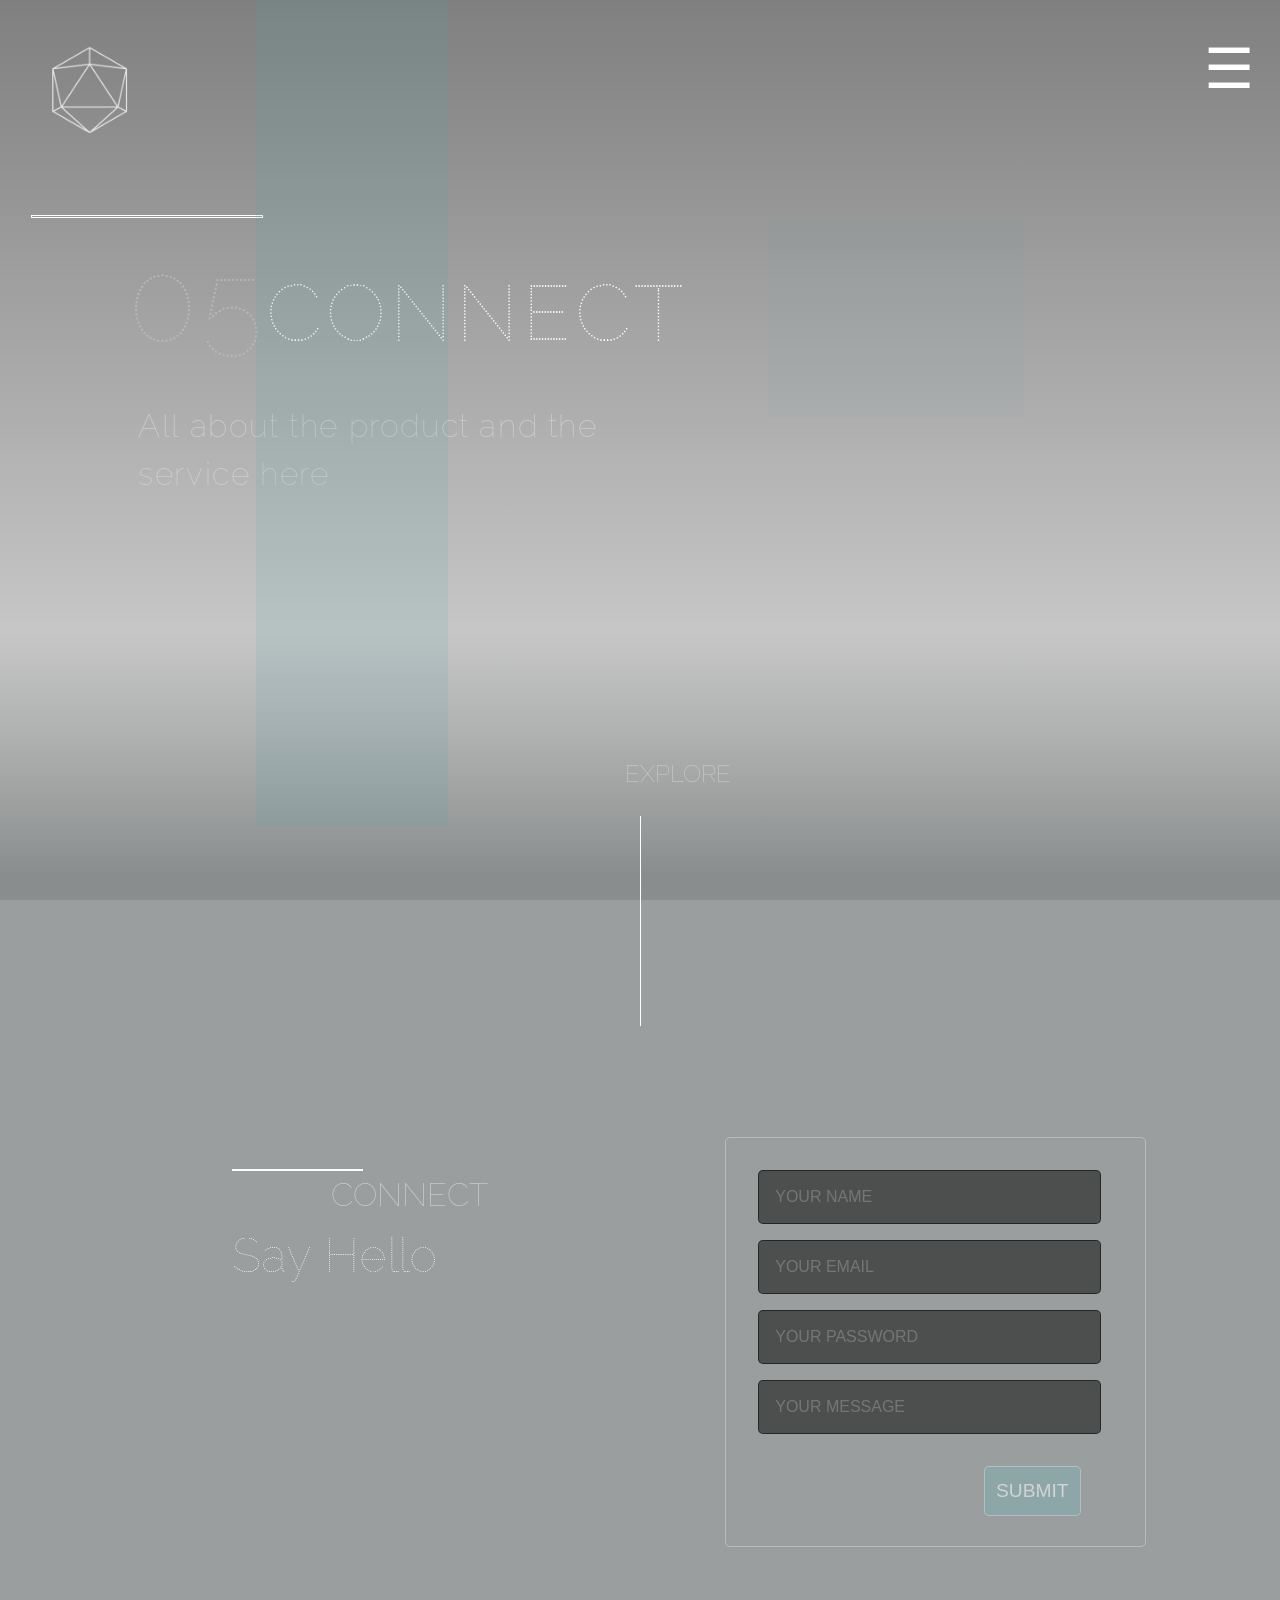
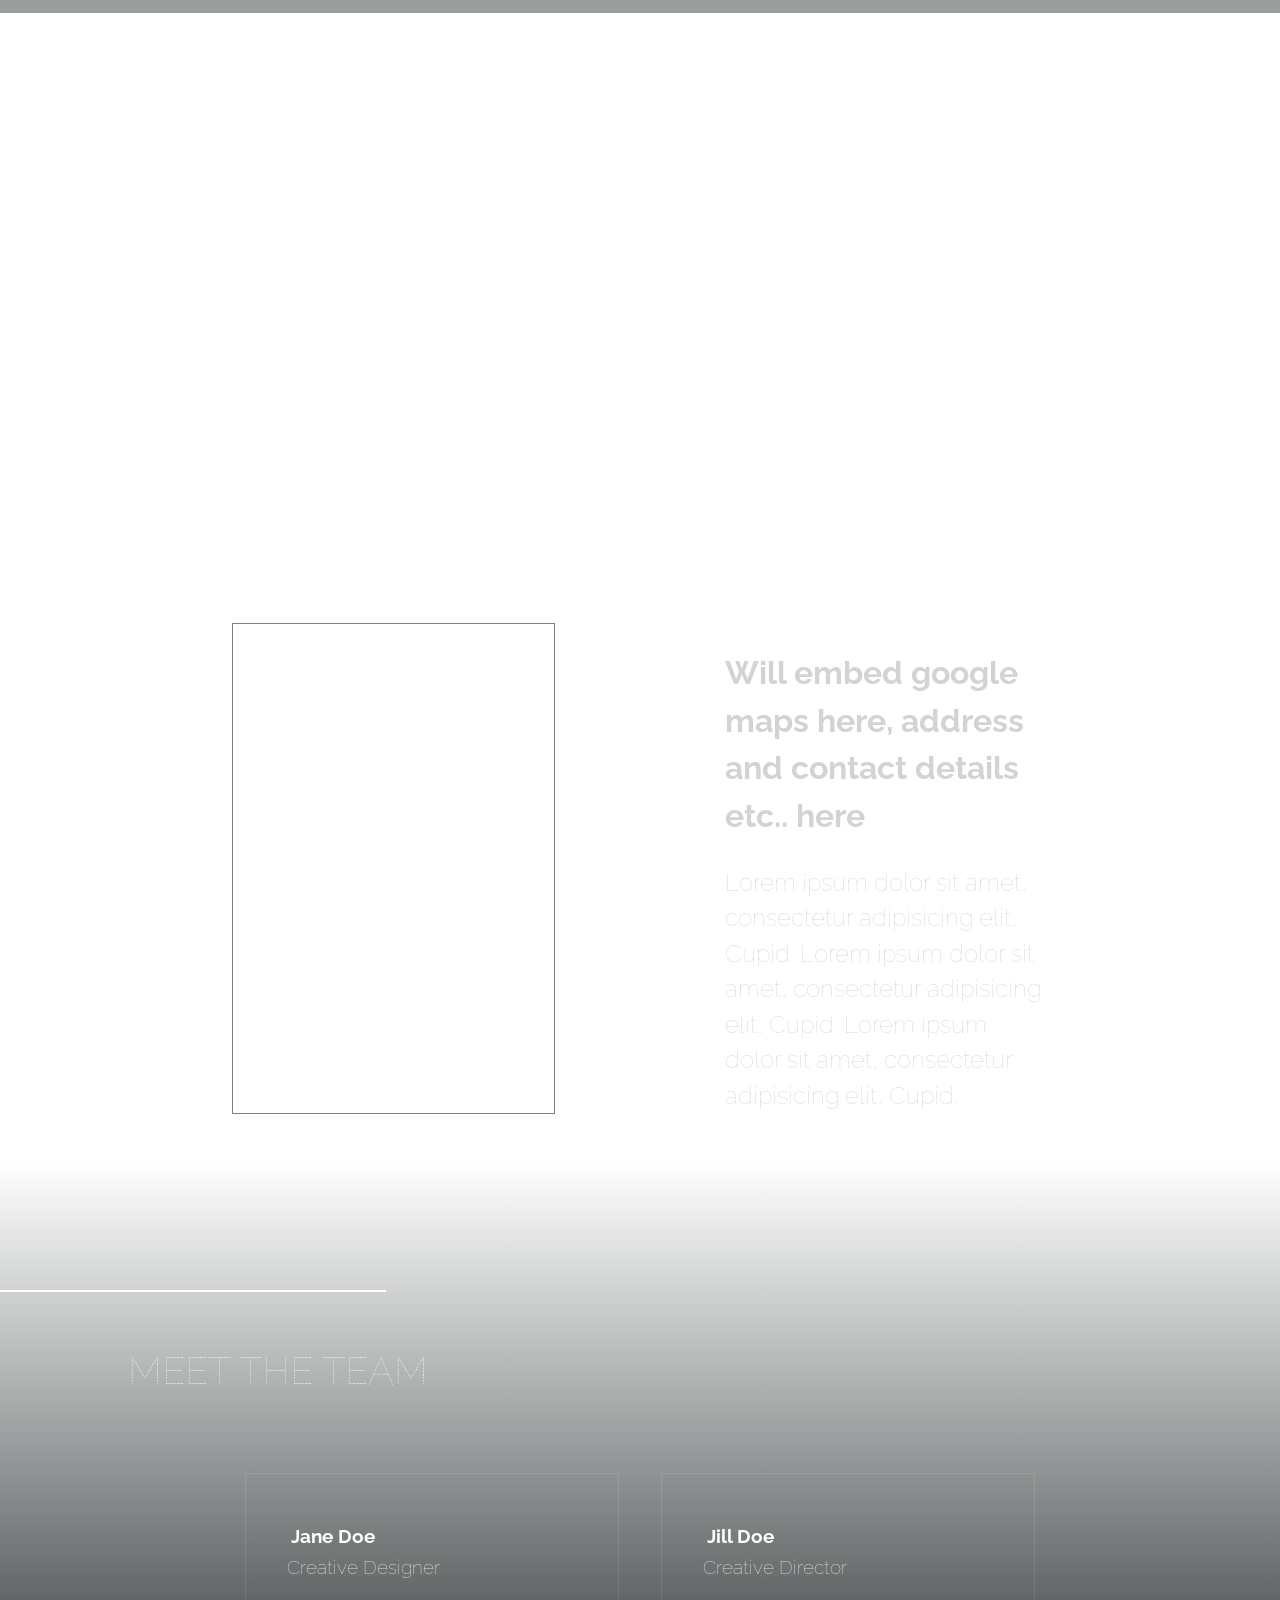
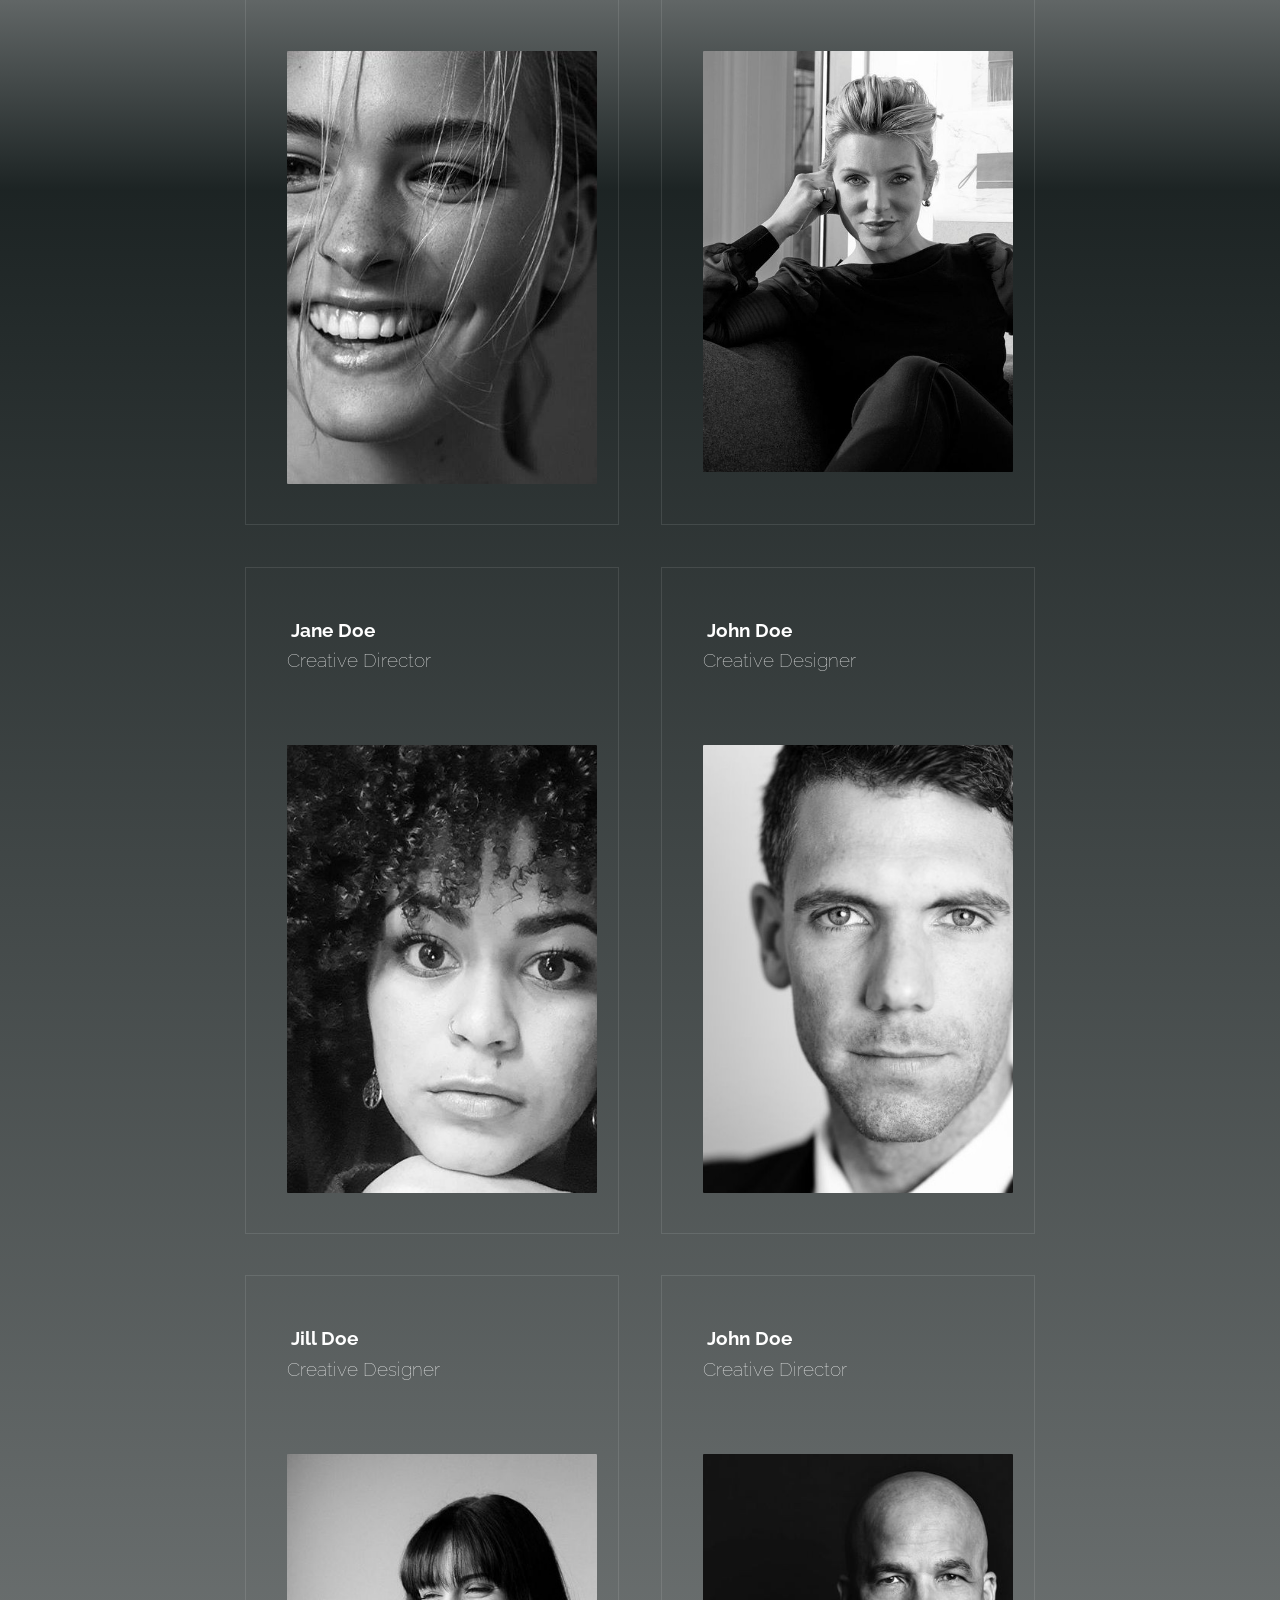
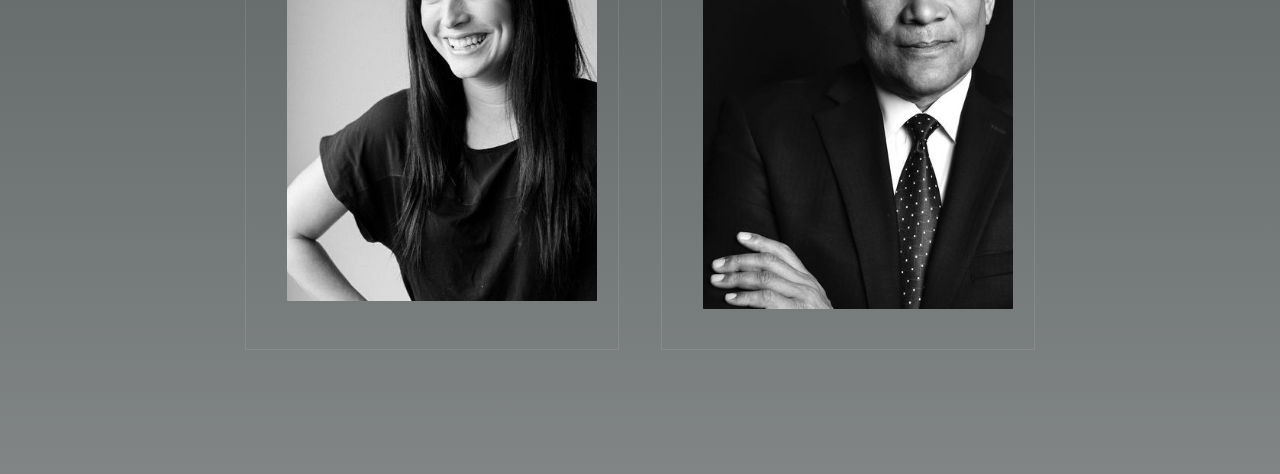
<file: 05-connect.html>
<!DOCTYPE html>
<html>

    <head>
        <meta charset="utf-8">
        <title>05-CONNECT</title>
        <link rel="stylesheet" href="css/background_images.css" type="text/css">
        <link rel="stylesheet" href="css/nav.css" type="text/css">
        <link rel="stylesheet" href="css/styles.css" type="text/css">
        <link href="https://fonts.googleapis.com/css?family=Raleway+Dots|Raleway:200|Source+Sans+Pro:300" rel="stylesheet">
        <link rel="stylesheet" href="https://use.fontawesome.com/releases/v5.8.1/css/all.css" integrity="sha384-50oBUHEmvpQ+1lW4y57PTFmhCaXp0ML5d60M1M7uH2+nqUivzIebhndOJK28anvf" crossorigin="anonymous">
    </head>

    <body>
        <div id="connect_bgImage_1">
            <div class="nav">
                <a href="index.html"><img id="logo" src="images/logo_white.png" alt=""></a>
                <div class="navlinks" id="navlinks">
                    <a href="javascript:void(0)" id="close" class="close" onclick="closeNav()">&times;</a>
                    <a href="01-about.html" id="about"><span>01</span>ABOUT</a>
                    <a href="02-experience.html" id="experience"><span>02</span>EXPERIENCE</a>
                    <a href="03-corporate.html" id="corporate"><span>03</span>CORPORATE</a>
                    <a href="04-hardware.html" id="hardware"><span>04</span>HARDWARE</a>
                    <a href="05-connect.html" id="connect"><span>05</span>CONNECT</a>
                </div>
                <span id="open" class="open" onclick="openNav()">&#9776;</span>
            </div><!--end nav -->

            <section id="intro_gridLayout">
                <div class="hl"></div>
                <div class="title_font"><span>05</span>CONNECT</div>
                <p class="subtitle_font">All about the product and the service here</p>
                <b class="greenbox"></b>
                <b class="greenbox2"></b>
            </section><!--end intro_gridLayout-->

            <section id="form_gradient_wrap">
                <div class="center"> <!--scroll line -->
                    <p>EXPLORE</p>
                    <div class="vl"></div>
                </div><!--end scroll line -->

                <div id="about_one">
                    <div class="logo_wrap">
                        <article class="logo">
                            <div id="connect" class="title">
                                <div class="hl"></div><!--horizontal line-->
                                <div>CONNECT</div>
                                <p>Say Hello</p>
                            </div>
                        </article>
                        <article class="logo">
                            <form>
                                <input id="name" class="inputText" type="text" placeholder="YOUR NAME" />
                                <input id="email" class="inputText" type="email" placeholder="YOUR EMAIL">
								<input id="password" class="inputText" type="password" placeholder="YOUR PASSWORD">
                                <input id="message" class="inputText" type="text" placeholder="YOUR MESSAGE"></textarea>
                                <button class="btn"onclick="ValidateConnectForm();">SUBMIT</button>
                            </form>
                        </article>
                    </div><!--end logo_wrap-->
                </div><!--end about1-->
            </section><!--gradient wrap-->
        </div><!--end connect_bgImage_1-->

        <div class="shared_bgImage_2"><!--start shared_bgImage_2-->
            <div class="center"><!--scroll line-->
                <div class="vl"></div>
            </div><!--end scroll line-->

            <div id="about_one">
                <div class="logo_wrap">
                    <article class="logo">
                        <div class="border">
                            <iframe src="https://www.google.com/maps/embed?pb=!1m14!1m12!1m3!1d1097.7995403619589!2d-21.928041925429977!3d64.14141220164554!2m3!1f0!2f0!3f0!3m2!1i1024!2i768!4f13.1!5e1!3m2!1sen!2sie!4v1555104487578!5m2!1sen!2sie" width="400" height="450" frameborder="0" style="border:0" allowfullscreen></iframe>
                        </div>
                    </article>
                    <article class= "maps" class="logo">
                        <h1>Will embed google maps here, address and contact details etc.. here</h1>
                        <p>Lorem ipsum dolor sit amet, consectetur adipisicing elit, Cupid.
                        Lorem ipsum dolor sit amet, consectetur adipisicing elit, Cupid.
                        Lorem ipsum dolor sit amet, consectetur adipisicing elit, Cupid.
                        </p>
                    </article>
                </div><!--end logo_wrap-->
            </div><!--end about1-->

            <section id="gradient_wrap">
                <div class="title"><!--title-->
                    <div class="hl"></div><!--horizontal line-->
                    <p>MEET THE TEAM</p>
                </div><!--end title-->
                <div id="meet_the_team"><!-- meet the team gallery -->
                    <div class="logo_wrap">
                        <article class="logo logo_team">
                            <h5>Jane Doe</h5>
                            <p>Creative Designer</p>

                            <img src="images/team/team1.jpg" alt="">
                        </article>
                        <article class="logo logo_team">
                            <h5>Jill Doe</h5>
                            <p>Creative Director</p>

                            <img src="images/team/team2.jpg" alt="">
                        </article>
                        <article class="logo logo_team">
                            <h5>Jane Doe</h5>
                            <p>Creative Director</p>
                            <img src="images/team/team3.jpg" alt="">
                        </article>
                        <article class="logo logo_team">
                            <h5>John Doe</h5>
                            <p>Creative Designer</p>

                            <img src="images/team/team5.jpg" alt="">

                        </article>
                        <article class="logo logo_team">
                            <h5>Jill Doe</h5>
                            <p>Creative Designer</p>

                            <img src="images/team/team4.jpg" alt="">
                        </article>
                        <article class="logo logo_team">
                            <h5>John Doe</h5>
                            <p>Creative Director</p>

                            <img src="images/team/team6.jpg" alt="">
                        </article>
                    </div><!--end logo_wrap-->
                </div><!--end meet the team-->
            </section><!--end gradient wrap-->
        </div><!--end shared_bgImage_2-->
        <script src="https://ajax.googleapis.com/ajax/libs/jquery/3.3.1/jquery.min.js"></script>
        <script src="javascript/nav.js"></script>
		<script src="javascript/form_validator.js"></script>
    </body>
</html>
</file>
<file: css/background_images.css>
/*######## GRADIENTS WRAPS*#########*/
#gradient_wrap{
  background: linear-gradient(to bottom, rgba(0,0,0,0) 0%, rgba(4,12,12,0.9) 25%, rgba(4,12,12,0.5) 100%);
  min-height: 100vh;
}
#form_gradient_wrap{
  background: linear-gradient(to bottom, rgba(0,0,0,0) 0%, rgba(4,12,12,0.4) 25%, rgba(4,12,12,0.4) 100%);
  min-height: 100vh;
  padding-bottom: 2%;
}
/*######## END GRADIENTS WRAPS *#########*/
#index_bgImage_1 {
  background: linear-gradient(rgba(0,0,0,.1),    rgba(0,0,0,.1)),/*transparent overlay*/ url(https://mir-s3-cdn-cf.behance.net/project_modules/1400/c7709273750985.5c1807c26f701.jpg);
  min-height: 200vh;
  background-attachment: fixed;/*creates paralax effect */
  background-size: cover;
  background-repeat: no-repeat;
  background-position: center;
  display:flex;
  flex-direction: column;
  flex: 1 0 auto;
}
.about_bgImage_1 {
  background: linear-gradient(rgba(0,0,0,.5),    rgba(0,0,0,.1)),url(https://mir-s3-cdn-cf.behance.net/project_modules/1400/fb04cd73750985.5c1807c27045b.jpg);
  min-height: 200vh;
  background-attachment: fixed; /*creates paralax effect */
  background-size: cover;
  background-repeat: no-repeat;
  background-position: center;
  display:flex;
  flex-direction: column;
  flex: 1 0 auto;
}
.experience_bgImage {
  background: linear-gradient(rgba(0,0,0,.5),    rgba(0,0,0,.1)),/*transparent overlay*/ url(https://mir-s3-cdn-cf.behance.net/project_modules/1400/fb04cd73750985.5c1807c27045b.jpg);
  background-attachment: fixed; /*creates paralax effect */
  background-size: cover;
  background-repeat: no-repeat;
  background-position: center;
  display:flex;
  flex-direction: column;
  flex: 1 0 auto;
  overflow-x: auto;
  width: 100vw;
  height: 100vh;
}
#hardware_bgImage_1 {
  background: linear-gradient(rgba(0,0,0,.5),    rgba(0,0,0,.1)),/*transparent overlay*/ url(https://mir-s3-cdn-cf.behance.net/project_modules/1400/ec1eda73889271.5c18fcd377edc.jpg);
  min-height: 200vh;
  background-attachment: fixed; /*creates paralax effect */
  background-size: cover;
  background-repeat: no-repeat;
  background-position: center;
  display:flex;
  flex-direction: column;
  flex: 1 0 auto;
}
#corporate_bgImage_1 {
  background: linear-gradient(rgba(0,0,0,.5),    rgba(0,0,0,.1)),/*transparent overlay*/ url(https://mir-s3-cdn-cf.behance.net/project_modules/1400/d9d60873889271.5c18fcd377932.jpg);
  min-height: 200vh;
  background-attachment: fixed; /*creates paralax effect */
  background-size: cover;
  background-repeat: no-repeat;
  background-position: center;
  display:flex;
  flex-direction: column;
  flex: 1 0 auto;
}

#corporate_bgImage_2 {
  background: linear-gradient(rgba(0, 0, 0, 0.3), rgba(0, 0, 0, 0.3)), url(https://mir-s3-cdn-cf.behance.net/project_modules/fs/ad764873889271.5c18fcd378493.jpg);
  background-attachment: fixed; /*creates paralax effect */
  background-size: cover;
  background-repeat: no-repeat;
  background-position: center;
  display:flex;
  flex-direction: column;
  flex: 1 0 auto;
}
#connect_bgImage_1 {
  background: linear-gradient(rgba(0,0,0,.5), rgba(0,0,0,.1)),/*transparent overlay*/ url(https://mir-s3-cdn-cf.behance.net/project_modules/1400/ad764873889271.5c18fcd378493.jpg);
  min-height: 200vh;
  background-attachment: fixed; /*creates paralax effect */
  background-size: cover;
  background-repeat: no-repeat;
  background-position: center;
  display:flex;
  flex-direction: column;
  flex: 1 0 auto;
}
.shared_bgImage_2 {
  background: linear-gradient(rgba(0, 0, 0, 0.3), rgba(0, 0, 0, 0.3)), url(https://mir-s3-cdn-cf.behance.net/project_modules/1400/ee6a2073889271.5c18fcd378a4b.jpg);
  min-height: 200vh;
  background-attachment: fixed; /*creates paralax effect */
  background-size: cover;
  background-repeat: no-repeat;
  background-position: center;
  display:flex;
  flex-direction: column;
  flex: 1 0 auto;
}
</file>
<file: css/nav.css>
/*nav*/
.nav {
  display: flex;
  flex-direction: column;
  color: #fff;
  z-index: 1;
  font-family: 'Raleway Dots','Raleway Dots', 'Montserrat', Helvetica, Sans-Serif;
}
.navlinks {
  position: fixed;
  width: 0%;/*hides nav*/
  overflow-x: hidden;/*hides nav*/
  height: 100vh;
  z-index: 1;/*mountain is 1 so is not hidden by blue color logo*/
  background: linear-gradient(rgba(182,93,93,.3), rgba(117,33,18,.1)),/*transparent overlay*/url(https://mir-s3-cdn-cf.behance.net/project_modules/1400/7947ee73750985.5c1807c26e88e.jpg) ;
  transition: .3s;
  background-size: cover;
  background-repeat: no-repeat;
  background-position: center;
  display: grid;
  grid-template-rows: 5% 1fr 1fr 1fr  1fr  1fr 1fr 1fr 1fr 1fr 1fr;
  grid-template-columns:  10% 1fr 1fr 1fr 5%;
}
.navlinks a {
  display: inline-block;
  letter-spacing: .2em;
  color: #fff;
  font-size: calc(1.2rem + 2.2vw);
  font-weight: bolder;
  width: 100%;
  text-decoration: none;
  transition: background 3s ease, padding-left 1s ease;
  /*display: block;*/
}
.nav a:not(:nth-child(1)):hover { /* not the X or icon */
  background: rgba(117, 33, 18, 0.5);
  padding-left: 10%;
}
.open {
  color: white;
  font-size:3.5rem;
  position: fixed;
  display: inline-block;
  cursor: pointer;
  transition: width 7s;
  right: 0;
  padding: 2%;
}
/* placing links on grid*/
.close {
  padding-top: .3em;
  grid-column-start: 5;
}
.navlinks span { /* create space between all numbers and links*/
  margin-right: 10%;
}

#about {
  margin-top: 5%;
  grid-row-start: 4;
  grid-column-start: 2;
  grid-column-end: 6;
  align-self: end;
}
#experience {
  grid-row-start:5;
  grid-column-start: 2;
  grid-column-end: 6;
  align-self: end;
}
#corporate {
  grid-row-start: 6;
  grid-column-start: 2;
  grid-column-end: 6;
  align-self: end;
}
#hardware {
  grid-row-start: 7;
  grid-column-start: 2;
  grid-column-end: 6;
  align-self: end;
}
#connect {
  grid-row-start:8;
  grid-column-start: 2;
  grid-column-end: 6;
  align-self: end;
}
#logoNav{
  opacity: .8;
  width: 69%;
  margin-left: 15%;
  grid-row-start: 1;
}
/* end placing links on grid*/
/*end nav*/
</file>
<file: css/styles.css>
/*OFFSET IMAGES- transform: translateX(-50%) translateY(-50%);
font-family: 'Raleway', sans-serif;
font-family: 'Raleway Dots', cursive;
font-family: 'Source Sans Pro', sans-serif;
/*######### BODY ######## */
body{
padding: 0;
margin: 0;
box-sizing: border-box;
color: lightgrey;
font-family: 'Raleway', 'Source Sans Pro', sans-serif;
font-weight: lighter;
line-height: 1.5;
letter-spacing: 1.5;
}
/*######### END BODY ########*/
/*########## INDEX PAGE ##########*/
#index_gridLayout{
  display: grid;
  min-height: 100vh;
  grid-template-columns: 15vw 18vw 7vw 15vw 27vw 15vw;
  grid-template-rows: auto 20vh 20vh 20vh auto;
  box-sizing: border-box;
  margin-top: 0;
}
#storyMountain{
  font-family: 'Raleway Dots', 'Raleway', 'Source Sans Pro', cursive;
  color: #fff;
  font-size: 4rem;
  margin-top:25%;
  grid-row-start:1;
  grid-column-start:1;
  grid-column-end: 1;
  writing-mode: vertical-rl;
}
.index_greenbox {
  background-color: #4c9da3;
  grid-row-start:1;
  grid-row-end: 10;
  grid-column-start: 2;
  grid-column-end: 3;
  opacity: 0.125;
  height: 180%;
  z-index: 0;
}
.index_greenbox2 {
  background-color: #4c9da3;
  grid-row-start:1;
  grid-row-end: 2;
  grid-column-start: 5;
  grid-column-end: 6;
  opacity: 0.125;
  height: 140%;
  z-index: 0;
}
#indexlogo{
grid-column-start: 4;
grid-row-start:1;
opacity: .5;
justify-content: center;
align-self: center;
width: 100%;
margin-left: 40%;
}
.content_wrap{/*use to wrap if want to add flex to a section */
  display: flex;/*applies flex to the container - can change to grid if prefer*/
  flex-direction: column;/* flex property*/
  text-align: left;
  padding: 10% 0;
}
.title p{
  font-family: 'Raleway Dots', 'Raleway', 'Source Sans Pro', cursive;
  color: #fff;
  font-weight: lighter;
  text-align:left;
  margin:4% 10%;
  font-size: calc(2rem + .5vw);
}
#testimonial{
  padding-top: 5%;
  writing-mode: vertical-rl;
  font-size: 3.7em;
  padding-left: 30%;
}
.testimonials img{
  margin: 30%;
  width: 280px;
  border-radius:1px;
}
#index_one .logo_wrap {
  width: 70%;
  margin: 0 auto;
  display: grid;
  grid-template-columns: repeat(1, 1fr);
  grid-column-gap: 10%;
}
/*testimonial media queries*/
@media screen and (min-width: 576px) {
    .testimonials {
      margin: 0 auto;
      display: grid;
      grid-template-columns: repeat(1, 1fr);
      grid-column-gap: 20%;
    }
  }
  @media screen and (min-width: 992px) {
    .testimonials {
      grid-template-columns: repeat(2, 1fr);
    }
  }
/*testimonial media queries*/
/*index media queries - title screen mobile responsive*/
@media screen and (max-width: 576px) {
    #index_gridLayout{
      display: grid;
      min-height: 100vh;
      grid-template-columns: 20vw 18vw 7vw 15vw 27vw 20vw;
      grid-template-rows: auto 20vh 20vh 20vh auto;
      box-sizing: border-box;
      margin-top: 0;
    }
    #storyMountain{
    font-size: 2.5rem;
    margin-left: 40%;
    }
    #indexlogo{
    grid-column-start: 3;
    grid-row-start:1;
    opacity: .5;
    justify-content: center;
    align-self: center;
    width: 400%;
    margin-left: 40%;
    }
    #open{
        font-size: 200%;
    }
}
/* end index media queries - title screen mobile responsive*/
/*########## END INDEX PAGE ##########*/

/*########## INTRO SCREENS ##########*/
#intro_gridLayout{
  display: grid;
  min-height: 70vh;
  display: grid;
  grid-template-columns: 20% 15vw 12vw 13vw 20vw 10vw 10vw;
  grid-template-rows: 17vw 28% auto;
  box-sizing: border-box;
  margin-top: 0;
}
#intro_gridLayout .hl{
  grid-row-start: 1;
  grid-column-start: 1;
  grid-column-end:5;
  height: 1px;
  align-self: end;
  margin-left: 4%;
}
#logo{
  position: fixed;
  opacity: .8;
  width: 7%;
  margin:3.5% 3.5%;
  grid-row-end: 1;
  z-index: 2;
}
.title_font{
  font-family: 'Raleway Dots', 'Raleway', 'Source Sans Pro', cursive;
  color: #fff;
  grid-row-start:2;
  grid-row-end: 3;
  grid-column-start: 1;
  grid-column-end: 2;
  font-size: 5rem;
  text-align: left;
  margin: 0 50%;
  letter-spacing: .05em;
}
.title_font span{
    font-size: 7rem;
    padding: 700%;
    margin: 650%;
    color: #b7b7b7;
}
.subtitle_font{
color: lightgrey;
font-family: 'Raleway', 'Source Sans Pro', sans-serif;*/
font-weight: lighter;
font-size: 2rem;
grid-row-start:3;
grid-row-end: 4;
grid-column-start:1;
grid-column-end:5;
margin: 1% 18%;
letter-spacing: .05em;
}
.greenbox {
  background-color: #4c9da3;
  grid-row-start:1;
  grid-row-end: 3;
  grid-column-start: 2;
  grid-column-end: 3;
  opacity: .125;
  height: 210%;
  z-index: 1;
}
.greenbox2 {
  background-color: #4c9da3;
  grid-row-start:2;
  grid-column-start: 5;
  opacity: 0.05;
  height: 200px;
}
.long {
  grid-row-start:1;
  grid-row-end: 3;
  grid-column-start: 2;
  grid-column-end: 3;
  opacity: 0.09;
  height: 650%;
}
/*########## END INTRO SCREEN ##########*/
/*########## INTRO TITLE PAGE QUERIES ##########*/
@media screen and (max-width: 576px) {
    #intro_gridLayout{
      display: grid;
      min-height: 70vh;
      display: grid;
      grid-template-columns: 20% 15vw 12vw 13vw 20vw 10vw 10vw;
      grid-template-rows: 17vw 28% auto;
      box-sizing: border-box;
      margin-top: 0;
    }
    .title_font{
      grid-row-start:2;
      grid-column-start:1;
      font-size: 2.5rem;
      text-align: left;
      letter-spacing: .05em;
    }

    .title_font span{
        font-size: 3.9rem;
        padding: 700%;
        margin: 650%;
        color: #b7b7b7;
    }
    .hl{
        display: none;
    }
    .subtitle_font{
    font-size: 1.5rem;
    grid-row-start:3;
    grid-row-end: 4;
    grid-column-start:1;
    grid-column-end:7;
    margin: 1% 18%;
    letter-spacing: .05em;

    }
    #logo{
      position: fixed;
      opacity: .8;
      width: 15%;
      margin:3.5% 3.5%;
      grid-row-end: 1;
    }

}

/*########## END INTRO TITLE PAGE MEDIA QUERIES ##########*/
/*########## *SHARED*LOGO(BLOCK) WRAPS ##########*/
.logo{
  text-align: center;
  padding-bottom: 8%;
}
.logo h4 {
  margin:  0 15px 0; /*fa heading*/
  font-size: 20px;
}
.logo p {
  line-height: 1.5em;/*1.5 em - don't need to write ems*/
  width: 75%;
  margin: 0 auto; /* centers text */
}
@media screen and (min-width: 576px) {
  .logo_wrap {
    width: 80%;
    margin: 0 auto;
    display: grid;
    grid-template-columns: repeat(2, 1fr);
    grid-column-gap: 10px;
  }
  .logo p {
    width: 60%;
  }
}
@media screen and (min-width: 992px) {
  .logo_wrap {
    grid-template-columns: repeat(4, 1fr);
  }
}
/*########## END LOGO(BLOCK) WRAPS ##########*/

/*########## SHARED CONTENT STYLING ########*/
.resize{/*.resize*/
  width: 120%;
}
.border{
  border: 1px solid grey;
  padding: 5%;
}
.center p{
  align-self: center;
  margin-left: 7%;
  font-size: 1.5em;
}
img{
  width: 280px;
  border-radius:1px;
}
.text {
  margin: 1% 20%;
  font-size: calc(1rem + .6vw);
}
.quote { /*01-ABOUT*/
  margin: 1% 10%;
  font-size: calc(1.5rem + .6vw);
}
/*########## END SHARED CONTENT STYLING ########*/

/*########### ABOUT_ONE SHARED ##################*/
#about_one p{

  font-size: calc(1rem + .6vw);
  width: 100%;
  text-align: left;
  padding-bottom: 5%;
}

#about_one article{
  margin: 2% 10%;
}

#about_one h1{
  font-size: calc(1.5rem + .6vw);
}
@media screen and (min-width: 576px) {
  #about_one .logo_wrap {
    width: 70%;
    margin: 0 auto;
    display: grid;
    grid-template-columns: repeat(1, 1fr);
    grid-column-gap: 10%;
  }
}
@media screen and (min-width: 992px) {
  #about_one .logo_wrap {
    grid-template-columns: repeat(2, 1fr);
  }
}
/*########### END ABOUT_ONE ##################*/

/*######### FONTAWESOME ICONS #########*/
.fab{
font-size: 3rem;
padding: 10% 0;
color: grey;
transition: transform 0.5s ease-in, background 0.5s ease, color 0.5s ease;
}
.fab:hover {
  transform: scale(1.5);/*makes fa smaller... if made bigger than one would zoom on fa */

}
/*######### END FONTAWESOME ICONS #########*/

/*######### HORIZONTAL LINE #########*/
.hl {
  margin-top: 10%;
  width: 30%;
  border: 1px solid white;
  transition: width 4s ease, border 4s ease;
}
.hl:hover {
  width: 50%;
  border: 1px dotted #86CFDE;
}
/*######### END HORIZONTAL LINE #########*/

/*####### SCROLL LINE ############*/
.center{
margin: 0 auto;
display: flex;
flex-direction: column;
padding: 8%;
}
.circle{
  font-size: calc(2rem + 1vw);
  color: white;
  background-color: transparent;
  border: 1px solid white;
  border-radius: 100%;
  display: flex;
  justify-content: center;
  padding: calc(.4em + 1vw);

}
.vl{/*vertical line*/
  width: 1px;
  height: 210px;
  background-color: white;
  align-self: center;
}
/*####### END SCROLL LINE ############*/

/*########### FORM ###########*/
html{
    overflow-y: scroll;
    overflow-x: hidden;
}
form{
  border: 1px solid rgba(255, 255, 255, 0.3);
  border-radius: 5px;
  padding: 2em 4em 6em 2em;
  width: 100%;

}
form p{
    color: lightgrey;
    font-family: 'Raleway', 'Source Sans Pro', sans-serif;*/
    font-weight: lighter;
}
input.inputText {
  color: rgb(189, 192, 192);
  width: 100%;
  display: block;
  height: 50px;
  background: rgba(0,0,0,0.5);
  outline: none;
  border: 1px solid rgba(0,0,0,0.5);
  margin-bottom:5%;
  padding-left: 5%;
  border-radius: 5px;
  font-size: 1rem;


}
input.inputRadio {
  width: 100%;
  display: block;
  height: 20px;
  background: rgba(0,0,0,0.5);
  outline: none;
  border: 1px solid rgba(0,0,0,0.5);
  margin-bottom:5%;
  padding-left: 5%;
  border-radius: 5px;
  font-size: 1rem;

}

#dropdown {
  width: 100%;
  display: block;
  height: 50px;
  background: rgba(0,0,0,0.5);
  outline: none;
  border: 1px solid rgba(0,0,0,0.5);
  margin-bottom:5%;
  padding-left: 5%;
  border-radius: 5px;
  font-size: 1rem;
  color: grey;
}

button{
  float: right;
  margin: 5% 0;
  width: 30%;
  height: 50px;
  color: lightgrey;
  background-color: transparent; background-color: rgb(100, 194, 201, 0.25);
  border: 1px solid rgba(255, 255, 255, 0.29);
  border-radius: 5px;
  font-size: 1.2rem;
}
/*########### END FORM ###########*/

/*########## DONE 03 EXPERIENCE #####*/
.flex{
    display: flex;
    align-items: center;
}
.demo_gridLayout{
  display: grid;
  grid-template-columns: 15% 85%;
  grid-template-rows: 30vh 70Vh;
  box-sizing: border-box;
  margin-top: 0;

}
.demo_gridLayout .hl{
  grid-row-start: 1;
  grid-column-start: 1;
  grid-column-end:2;
  height: 1px;
  align-self: end;
  margin-left: 20%;
  margin-bottom: 8%;
  width: 70%;
}
.demo_title{
  grid-row-start:1;
  grid-column-start:2;
  font-size: 3.7rem;
  margin-bottom:0;
  align-self: end;
}
.demo_border{
  padding: 3%;
  grid-row-start:2;
  grid-row-end:4;
  grid-column-start:2;
  grid-column-end:9;
}
/*###### EXPERIENCE MEDIA QUERIES MOBIEL#####*/
@media screen and (max-width: 576px) {
    .experience_bgImage
    .title_font{
      grid-row-start:2;
      grid-column-start:1;
      font-size: 2rem;
      text-align: left;
      letter-spacing: .05em;
      margin-top: 40%;
    }

    .experience_bgImage .title_font span{
        font-size: 2.8rem;
        padding: 700%;
        margin: 650%;
        color: #b7b7b7;
    }
}
/*###### EXPERIENCE MEDIA QUERIES MOBIEL#####*/
/*########## 02 EXPERIENCE #####*/
/*######## 03-CORPORATE *#########*/
.corp_image{
    width: 200%
}
.thumbnail{
  width: 210px;
  height: 200px;
  padding: 6%;
}
@media screen and (min-width: 576px) {
  .logo_thumbnail {
    margin: 0 auto;
    display: grid;
    grid-template-columns: repeat(2, 1fr);
    grid-column-gap:2% ;
  }
}
@media screen and (min-width: 992px) {
  .logo_thumbnail {
    grid-template-columns: repeat(3, 1fr);
  }
}
@media screen and (max-width: 576px) {
    #hardware_bgImage_1 .title_font{
      grid-row-start:2;
      grid-column-start:1;
      font-size: 2rem;
      text-align: left;
      letter-spacing: .05em;
      margin-top: 40%;
    }

    #hardware_bgImage_1 .title_font span{
        font-size: 2.8rem;
        padding: 700%;
        margin: 650%;
        color: #b7b7b7;
    }
}
/*######### CORPORATE MEDIA QUERIES MOBILE #####*/
@media screen and (max-width: 576px) {
    #corporate_bgImage_1 .title_font{
      grid-row-start:2;
      grid-column-start:1;
      font-size: 2.2rem;
      text-align: left;
      letter-spacing: .05em;
      margin-top: 40%;
    }

    #corporate_bgImage_1 .title_font span{
        font-size: 2.3rem;
        padding: 700%;
        margin: 650%;
        color: #b7b7b7;
    }
    form{
        width: 70%;
        font-size: 1.2rem;
    }

}
/*######### END CORPORATE MEDIA QUERIES MOBILE #####*/
/*######## END 03-CORPORATE*#########*/
/*######### 05-CONNECT #########*/
#connect div{
  font-size: 2rem;
  padding-left: 10%;
}
#connect p{
  font-size: 3rem;
}
#connect h1{
    font-size: 1.5rem;
}
/*######### CONNECT MEDIA QUERIES MOBILE #####*/
@media screen and (max-width: 576px) {
    #connect_bgImage_1 .title_font{
      grid-row-start:2;
      grid-column-start:1;
      font-size: 2.4rem;
      text-align: left;
      letter-spacing: .05em;
      margin-top: 40%;
    }

    #connect_bgImage_1 .title_font span{
        font-size: 2.9rem;
        padding: 700%;
        margin: 650%;
        color: #b7b7b7;
    }
}
/*######### END CONNECT MEDIA QUERIES MOBILE #####*/
/*########### meet the team ############*/
.logo_team{
  border: 1px solid rgba(255, 255, 255, 0.1);
  text-align: left !important;
  margin: 5%;
  z-index: 0;
  padding-left: 10%;
  padding-right: 5%;
}
.logo_team h5{
  color: #fff;
  margin: 48px 0 2px 4px;
  font-size: 1.2rem;
}
.logo_team p {
  color: #fff;
  margin-left: 0 !important;
  font-size: 1.2rem;
  margin-bottom: 70px !important;
}
.logo_team img{
    width: 100%;
}
#meet_the_team{
  padding-bottom: 8%;
}
@media screen and (min-width: 576px) {
  #meet_the_team .logo_wrap {
    width: 65%;
    margin: 0 auto;
    display: grid;
    grid-template-columns: repeat(2, 1fr);
    grid-column-gap: 0;
  }
}
@media screen and (min-width: 992px) {
  #meet_the_team .logo_wrap {
    grid-template-columns: repeat(2, 1fr);
  }
}
/*end meet the team*/
/*######## END 05-CONNECT *#########*/
</file>
